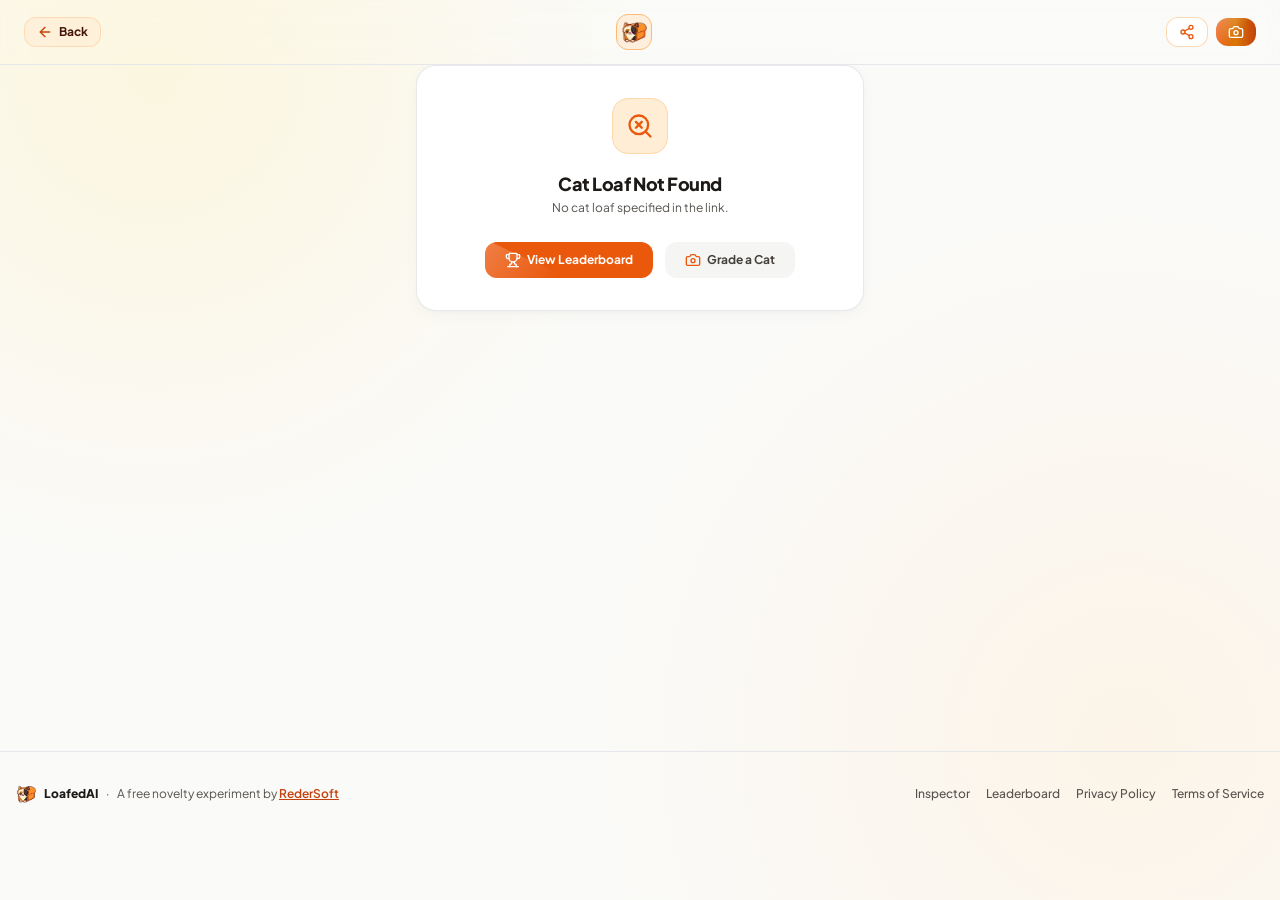
<file: static/loaf.html>
<!DOCTYPE html>
<html lang="en">
<head>
  <meta charset="UTF-8">
  <meta name="viewport" content="width=device-width, initial-scale=1.0, viewport-fit=cover">
  <meta name="theme-color" content="#fff8ee">
  <meta name="mobile-web-app-capable" content="yes">
  <meta name="apple-mobile-web-app-capable" content="yes">
  <meta name="apple-mobile-web-app-status-bar-style" content="default">

  <title>Cat Loaf Scorecard — LoafedAI</title>
  <meta name="description" content="View the certified cat loaf posture inspection, aerodynamic drag telemetry, and 4-pillar scores audited by Loafed AI computer vision.">
  <link rel="canonical" href="https://loafed.redersoft.com/loaf">
  <link rel="manifest" href="/static/manifest.webmanifest">
  <link rel="icon" type="image/png" sizes="32x32" href="/static/icon-192.png">
  <link rel="icon" type="image/png" sizes="192x192" href="/static/icon-192.png">
  <link rel="icon" type="image/png" sizes="512x512" href="/static/icon-512.png">
  <link rel="apple-touch-icon" sizes="180x180" href="/static/apple-touch-icon.png">

  <!-- Open Graph / Social Sharing -->
  <meta property="og:type" content="website">
  <meta id="ogUrl" property="og:url" content="https://loafed.redersoft.com/loaf">
  <meta id="ogTitle" property="og:title" content="Certified Cat Loaf Inspection Scorecard — LoafedAI">
  <meta id="ogDescription" property="og:description" content="Certified feline loaf audit results, aerodynamic drag analysis, and official posture score breakdown.">
  <meta id="ogImage" property="og:image" content="https://loafed.redersoft.com/static/logo.png">
  <meta property="og:site_name" content="LoafedAI">

  <!-- Twitter Cards -->
  <meta name="twitter:card" content="summary_large_image">
  <meta id="twitterUrl" name="twitter:url" content="https://loafed.redersoft.com/loaf">
  <meta id="twitterTitle" name="twitter:title" content="Certified Cat Loaf Inspection Scorecard — LoafedAI">
  <meta id="twitterDescription" name="twitter:description" content="Certified feline loaf audit results, aerodynamic drag analysis, and official posture score breakdown.">
  <meta id="twitterImage" name="twitter:image" content="https://loafed.redersoft.com/static/logo.png">

  <!-- Google Fonts Preconnect & Optimized Async Loading -->
  <link rel="preconnect" href="https://fonts.googleapis.com">
  <link rel="preconnect" href="https://fonts.gstatic.com" crossorigin>
  <link rel="preload" as="style" href="https://fonts.googleapis.com/css2?family=Playfair+Display:ital,wght@0,600;0,700;0,800;1,600&family=Plus+Jakarta+Sans:wght@400;500;600;700;800&display=swap">
  <link rel="stylesheet" href="https://fonts.googleapis.com/css2?family=Playfair+Display:ital,wght@0,600;0,700;0,800;1,600&family=Plus+Jakarta+Sans:wght@400;500;600;700;800&display=swap" media="print" data-async-fonts>
  <noscript><link rel="stylesheet" href="https://fonts.googleapis.com/css2?family=Playfair+Display:ital,wght@0,600;0,700;0,800;1,600&family=Plus+Jakarta+Sans:wght@400;500;600;700;800&display=swap"></noscript>

  <!-- Preload Critical Header Mascot Asset -->
  <link rel="preload" as="image" href="/static/logo.webp" type="image/webp" fetchpriority="high">

  <!-- Core Styles -->
  <link rel="stylesheet" href="/static/tailwind.min.css">
  <link rel="stylesheet" href="/static/style.min.css?v=20261005a">

  <!-- Structured Data (JSON-LD) for Search Engines -->
  <script type="application/ld+json">
  {
    "@context": "https://schema.org",
    "@type": "ItemPage",
    "name": "Official Cat Loaf Scorecard",
    "url": "https://loafed.redersoft.com/loaf",
    "description": "Certified cat loaf posture audit, aerodynamic drag coefficient telemetry, and official score breakdown.",
    "breadcrumb": {
      "@type": "BreadcrumbList",
      "itemListElement": [
        {
          "@type": "ListItem",
          "position": 1,
          "name": "Home",
          "item": "https://loafed.redersoft.com/"
        },
        {
          "@type": "ListItem",
          "position": 2,
          "name": "Leaderboard",
          "item": "https://loafed.redersoft.com/leaderboard"
        },
        {
          "@type": "ListItem",
          "position": 3,
          "name": "Scorecard",
          "item": "https://loafed.redersoft.com/loaf"
        }
      ]
    }
  }
  </script>

  <!-- Self-Hosted Lucide Icons -->
  <script src="/static/lucide.min.js" defer></script>
  <script src="/static/site-bootstrap.js?v=20261008d" defer></script>
</head>
<body class="text-stone-800 antialiased selection:bg-orange-200 selection:text-orange-900 pb-16 min-h-screen flex flex-col">

  <!-- Sticky Top Navigation Header -->
  <header class="border-b border-stone-200/90 bg-[#fafaf8]/95 backdrop-blur-md sticky top-0 z-40 shadow-xs shadow-orange-500/5">
    <div class="max-w-4xl mx-auto px-3 sm:px-6 h-16 flex items-center justify-between gap-2">
      <!-- Left: Back to Leaderboard -->
      <a href="/leaderboard" id="backToLeaderboardBtn" class="min-h-[40px] px-3 py-1.5 rounded-xl bg-orange-100/70 hover:bg-orange-200/80 text-orange-950 font-bold text-xs flex items-center gap-1.5 transition-all active:scale-95 border border-orange-200/80 shrink-0" aria-label="Return to leaderboard">
        <i data-lucide="arrow-left" class="w-4 h-4 text-orange-700"></i>
        <span class="hidden xs:inline">Leaderboard</span>
        <span class="xs:hidden">Back</span>
      </a>

      <!-- Center: Mascot Brand -->
      <a href="/" class="flex items-center gap-2 group min-w-0" aria-label="Loafed AI Home">
        <div class="w-9 h-9 rounded-xl bg-orange-100/80 border border-orange-300 flex items-center justify-center text-orange-700 shadow-xs p-1 transition-transform group-hover:scale-105 shrink-0">
          <picture>
            <source srcset="/static/logo.webp" type="image/webp">
            <img src="/static/logo.png" alt="Loafed AI Mascot" width="32" height="32" class="w-7 h-7 object-contain">
          </picture>
        </div>
        <div class="hidden sm:flex flex-col text-left">
          <span class="font-black text-base text-stone-900 tracking-tight leading-none group-hover:text-orange-600 transition-colors">LoafedAI</span>
          <span class="text-[10px] font-bold text-orange-900/70 tracking-widest uppercase mt-0.5">Certified Dossier</span>
        </div>
      </a>

      <!-- Right: Action Buttons (Share & Grade Cat) -->
      <div class="flex items-center gap-2 shrink-0">
        <button id="headerShareBtn" type="button" class="min-h-[40px] px-3 sm:px-3.5 py-1.5 rounded-xl bg-white hover:bg-orange-50 text-stone-700 hover:text-orange-900 font-bold text-xs border border-orange-200/90 shadow-2xs flex items-center gap-1.5 transition-all active:scale-95" aria-label="Share this cat loaf scorecard" title="Share Scorecard">
          <i data-lucide="share-2" class="w-4 h-4 text-orange-600"></i>
          <span class="hidden sm:inline">Share</span>
        </button>

        <a href="/#inspectorBay" class="min-h-[40px] px-3 sm:px-4 py-1.5 rounded-xl bg-gradient-to-r from-orange-600 via-amber-600 to-orange-700 hover:from-orange-700 hover:to-amber-700 text-white font-bold text-xs shadow-xs flex items-center gap-1.5 transition-all active:scale-95 shimmer-btn btn-tactile" aria-label="Grade your cat loaf">
          <i data-lucide="camera" class="w-4 h-4"></i>
          <span class="hidden xs:inline">Grade Cat</span>
        </a>
      </div>
    </div>

    <!-- Sleek Animated Gradient Loading Bar across Header Bottom -->
    <div id="loafTopProgress" class="absolute bottom-0 left-0 right-0 h-1 overflow-hidden bg-orange-100/70 hidden">
      <div class="loaf-loading-bar-sweep h-full bg-gradient-to-r from-orange-500 via-amber-400 to-orange-600 shadow-xs"></div>
    </div>
  </header>

  <!-- Main Standalone Scorecard Container -->
  <main class="flex-1 max-w-3xl w-full mx-auto px-3 sm:px-6 pt-5 pb-12">

    <!-- Loading Shimmer State Skeleton -->
    <div id="loafLoadingState" class="space-y-5">
      <div class="text-center py-6">
        <div class="loaf-loader-wrap">
          <!-- Silky SVG Radial Track Spinner (Zero wobble, 100% round) -->
          <svg class="loaf-loader-ring" viewBox="0 0 64 64" fill="none" aria-hidden="true">
            <circle cx="32" cy="32" r="27" stroke="#fed7aa" stroke-width="3.5" stroke-linecap="round" opacity="0.6"/>
            <circle cx="32" cy="32" r="27" stroke="url(#loafSpinnerGrad)" stroke-width="3.5" stroke-linecap="round" stroke-dasharray="68 170"/>
            <defs>
              <linearGradient id="loafSpinnerGrad" x1="0%" y1="0%" x2="100%" y2="100%">
                <stop offset="0%" stop-color="#ea580c"/>
                <stop offset="100%" stop-color="#f59e0b"/>
              </linearGradient>
            </defs>
          </svg>

          <!-- Floating Steam Wisps -->
          <div class="loaf-steam-container" aria-hidden="true">
            <div class="loaf-steam-wisp wisp-1"></div>
            <div class="loaf-steam-wisp wisp-2"></div>
            <div class="loaf-steam-wisp wisp-3"></div>
          </div>

          <!-- Gentle Rising Dough Cat Mascot -->
          <div class="loaf-mascot-center" aria-hidden="true">
            <svg class="w-6 h-6" viewBox="0 0 32 32" fill="none" xmlns="http://www.w3.org/2000/svg">
              <!-- Golden Brioche Base -->
              <path d="M6 20.5C4.5 19.5 4 16.5 5 13.5C6.5 9.5 11 7 17 7C23 7 27 9.5 27.5 13.5C28 17.5 25.5 20.5 22 21C18 21.5 10 21.5 6 20.5Z" fill="#EA580C"/>
              <!-- Warm Toasted Bread Dome -->
              <path d="M6.5 19C5.5 17.5 5.5 14.5 7 12C9.5 9 14 8.5 18 9C23 9.5 26 11.5 26.5 15C27 18 24.5 20 21 20.5C17.5 21 10 21 6.5 19Z" fill="#F59E0B"/>
              <!-- Bread Crust Highlights -->
              <path d="M9 13.5C12 11 17 11 22 12C24.5 12.5 25.5 14 25.5 15.5C24.5 14.5 23 13.5 21 13C17 12 12 12 9 13.5Z" fill="#FEF3C7" fill-opacity="0.85"/>
              <!-- Cute Triangular Cat Ears -->
              <path d="M8 12L6.5 6.5L12 8.5Z" fill="#EA580C"/>
              <path d="M8 11.2L7 7.5L11 9Z" fill="#FED7AA"/>
              <path d="M15 8.5L18.5 5.5L19.5 9Z" fill="#EA580C"/>
              <path d="M15.8 8.3L18.2 6.5L19 8.7Z" fill="#FED7AA"/>
              <!-- Happy Sleeping Closed Eyes -->
              <path d="M8.5 15C9.2 16 10.8 16 11.5 15" stroke="#78350F" stroke-width="1.3" stroke-linecap="round"/>
              <path d="M13.5 15C14.2 16 15.8 16 16.5 15" stroke="#78350F" stroke-width="1.3" stroke-linecap="round"/>
              <!-- Tiny Amber Nose -->
              <circle cx="12.5" cy="17" r="0.8" fill="#C2410C"/>
            </svg>
          </div>
        </div>

        <div class="inline-flex items-center gap-1.5 px-3 py-1 rounded-full bg-orange-100/90 text-orange-950 text-xs font-bold mb-1.5 border border-orange-300 shadow-2xs">
          <i data-lucide="flame" class="w-3.5 h-3.5 text-orange-600 animate-pulse"></i>
          <span>Inspecting Loaf</span>
        </div>
        <h2 class="text-base font-black text-stone-900 tracking-tight">Loading Loaf Scorecard...</h2>
        <p class="text-xs text-stone-600 mt-0.5">Auditing paw concealment, tail wrap &amp; dorsal symmetry</p>

        <!-- Molten Shimmer Loading Progress Sweep Bar -->
        <div class="w-44 h-1.5 bg-orange-100 rounded-full overflow-hidden mx-auto mt-3 border border-orange-200/80 relative">
          <div class="loaf-loading-bar-sweep bg-gradient-to-r from-orange-500 via-amber-400 to-orange-500"></div>
        </div>
      </div>

      <!-- Shimmer Scorecard Skeleton -->
      <div class="bakery-card p-5 sm:p-7 bg-white border border-orange-200/90 shadow-sm space-y-5 animate-pulse">
        <div class="flex items-start justify-between gap-4 pb-4 border-b border-orange-100">
          <div class="space-y-2 flex-1">
            <div class="h-4 w-32 bg-orange-100 rounded-full"></div>
            <div class="h-8 w-56 bg-orange-200/70 rounded-xl"></div>
            <div class="h-3.5 w-40 bg-stone-100 rounded-full"></div>
          </div>
          <div class="w-20 h-10 bg-orange-100 rounded-xl shrink-0"></div>
        </div>

        <div class="grid grid-cols-1 sm:grid-cols-12 gap-5 p-4 rounded-2xl bg-orange-50/50 border border-orange-100">
          <div class="sm:col-span-5">
            <div class="aspect-square w-full rounded-2xl bg-orange-100/70"></div>
          </div>
          <div class="sm:col-span-7 space-y-3">
            <div class="h-5 w-48 bg-orange-200/70 rounded-md"></div>
            <div class="h-16 w-full bg-white rounded-xl border border-orange-100"></div>
            <div class="h-8 w-36 bg-orange-100/60 rounded-lg"></div>
          </div>
        </div>

        <div class="grid grid-cols-1 sm:grid-cols-2 gap-3 pt-2">
          <div class="h-24 bg-orange-50/40 rounded-xl border border-orange-100"></div>
          <div class="h-24 bg-orange-50/40 rounded-xl border border-orange-100"></div>
          <div class="h-24 bg-orange-50/40 rounded-xl border border-orange-100"></div>
          <div class="h-24 bg-orange-50/40 rounded-xl border border-orange-100"></div>
        </div>
      </div>
    </div>

    <!-- Error / Not Found State -->
    <div id="loafErrorState" class="hidden py-16 text-center">
      <div class="bakery-card max-w-md mx-auto p-8 bg-white border border-orange-200 shadow-md">
        <div class="w-14 h-14 rounded-2xl bg-orange-100 border border-orange-200 text-orange-600 flex items-center justify-center mx-auto mb-4 shadow-2xs">
          <i data-lucide="search-x" class="w-7 h-7"></i>
        </div>
        <h2 class="text-lg font-black text-stone-900 tracking-tight">Cat Loaf Not Found</h2>
        <p id="loafErrorMessage" class="text-xs text-stone-600 mt-2 leading-relaxed">
          The requested loaf evaluation may have been removed or does not exist in our certified registry.
        </p>
        <div class="pt-6 flex flex-col sm:flex-row items-center justify-center gap-3">
          <a href="/leaderboard" class="w-full sm:w-auto min-h-[42px] px-5 py-2.5 rounded-xl bg-orange-600 hover:bg-orange-700 text-white font-bold text-xs shadow-xs transition-all active:scale-95 flex items-center justify-center gap-1.5 shimmer-btn btn-tactile">
            <i data-lucide="trophy" class="w-4 h-4"></i>
            <span>View Leaderboard</span>
          </a>
          <a href="/" class="w-full sm:w-auto min-h-[42px] px-5 py-2.5 rounded-xl bg-stone-100 hover:bg-stone-200 text-stone-700 font-bold text-xs transition-colors flex items-center justify-center gap-1.5">
            <i data-lucide="camera" class="w-4 h-4 text-orange-600"></i>
            <span>Grade a Cat</span>
          </a>
        </div>
      </div>
    </div>

    <!-- Loaded Standalone Scorecard Content -->
    <div id="loafContent" class="hidden space-y-6">

      <!-- Breadcrumbs & Quick Rank -->
      <div class="flex items-center justify-between text-xs text-stone-600 pb-1">
        <nav aria-label="Breadcrumb" class="flex items-center gap-1.5">
          <a href="/leaderboard" class="hover:text-orange-700 transition-colors font-medium">Leaderboard</a>
          <span>/</span>
          <span id="loafBreadcrumbCat" class="font-bold text-stone-800">Cat Name</span>
        </nav>
        <span class="inline-flex items-center gap-1 text-[11px] text-emerald-700 font-bold bg-emerald-50 px-2 py-0.5 rounded-full border border-emerald-200">
          <i data-lucide="check-circle-2" class="w-3 h-3 text-emerald-600"></i>
          <span>Certified Authentic Loaf</span>
        </span>
      </div>

      <!-- Main Inspection Card -->
      <div class="bakery-card p-4 sm:p-7 bg-white border border-orange-200/90 shadow-sm space-y-6 relative overflow-hidden">

        <!-- Header Row: Verification ID, Cat Name, Baker, Score Stamp -->
        <div class="flex items-start justify-between gap-4 pb-4 border-b border-orange-100">
          <div>
            <div class="flex items-center gap-2 flex-wrap mb-1.5">
              <span class="inline-flex items-center gap-1 px-2.5 py-0.5 rounded-full bg-orange-100 text-orange-950 font-black text-[10px] border border-orange-300 shadow-2xs">
                <i data-lucide="award" class="w-3 h-3 text-orange-600"></i>
                <span id="loafVerificationId">LF-2026-VERIFIED</span>
              </span>
              <span id="loafDate" class="text-[11px] text-stone-600 font-semibold">Certified Oct 2026</span>
            </div>
            <h1 id="loafCatName" class="text-2xl sm:text-3xl font-black text-stone-900 tracking-tight leading-tight">Cat Name</h1>
            <p class="text-xs text-stone-600 mt-1">
              Baked &amp; Entered by <span id="loafBakerName" class="font-bold text-stone-900">Baker Name</span>
            </p>
          </div>

          <!-- Rubber Stamp Score Pill -->
          <div class="shrink-0 flex flex-col items-end">
            <span id="loafScoreStamp" class="stamp text-base sm:text-lg font-black text-orange-700 bg-orange-50/50 border-orange-700 shadow-xs">98 A+</span>
          </div>
        </div>

        <!-- Hero: Multi-Angle Cat Portrait & Chief Inspector Critique -->
        <div class="grid grid-cols-1 sm:grid-cols-12 gap-5 items-start bg-orange-50/40 p-3.5 sm:p-5 rounded-2xl border border-orange-200/80">
          
          <!-- Photo Container & Angle Buttons -->
          <div class="sm:col-span-5 flex flex-col gap-2.5">
            <div id="loafPhotoContainer" class="relative rounded-2xl overflow-hidden border border-orange-200/90 bg-white shadow-2xs aspect-square group cursor-pointer" title="Click or tap to enlarge photo">
              <img id="loafPhoto" src="/static/logo.webp" alt="Audited Cat Loaf Portrait" width="600" height="600" class="w-full h-full object-cover group-hover:scale-105 transition-transform duration-300 ortho-photo-img">
              <div class="absolute bottom-2.5 right-2.5 px-2.5 py-1 rounded-lg bg-stone-950/70 text-white text-[10px] font-bold flex items-center gap-1 backdrop-blur-xs shadow-xs opacity-90 group-hover:opacity-100 transition-opacity">
                <i data-lucide="zoom-in" class="w-3.5 h-3.5"></i>
                <span>Enlarge</span>
              </div>
            </div>

            <!-- Angles Selector Strip (Active when multiple photos exist) -->
            <div id="loafAnglesStrip" class="hidden flex flex-col gap-1.5 p-2 bg-white/95 rounded-xl border border-orange-200/80 shadow-2xs">
              <div class="flex items-center justify-between px-0.5">
                <span class="text-xs font-bold text-stone-800 flex items-center gap-1">
                  <i data-lucide="camera" class="w-3 h-3 text-orange-600"></i>
                  <span>Audited Angles</span>
                </span>
                <span class="text-[10px] text-stone-600 font-semibold">Tap to inspect</span>
              </div>
              <div id="loafAnglesButtons" class="flex items-center gap-1.5 overflow-x-auto py-0.5 scrollbar-thin">
                <!-- Dynamically populated buttons -->
              </div>
            </div>
          </div>

          <!-- Loaf Rank, Bread Classification, & Critique -->
          <div class="sm:col-span-7 flex flex-col justify-between h-full space-y-3.5">
            <div>
              <div class="inline-flex items-center gap-1.5 px-3 py-1 rounded-lg bg-white border border-orange-200 text-orange-950 font-black text-xs shadow-2xs mb-2">
                <i data-lucide="crown" class="w-3.5 h-3.5 text-amber-500"></i>
                <span id="loafRank">Grandmaster Artisan Loaf</span>
              </div>

              <div class="text-xs font-bold text-stone-600 mb-2.5">
                Classification: <span id="loafBread" class="text-orange-900 font-black text-xs sm:text-sm">Double-Toasted Golden Brioche</span>
              </div>

              <!-- Chief Auditor Field Notes -->
              <div class="p-3.5 bg-white/95 rounded-xl border border-orange-200/80 shadow-2xs">
                <div class="flex items-center gap-1.5 text-xs font-bold text-stone-800 mb-1.5">
                  <i data-lucide="scroll" class="w-3.5 h-3.5 text-orange-600"></i>
                  <span>Chief Auditor Field Notes</span>
                </div>
                <p id="loafCritique" class="auditor-field-notes">
                  Cat demonstrates exemplary perimeter compacting and bilateral dough symmetry.
                </p>
              </div>
            </div>

            <!-- Kinematic Telemetry Badges (Drag HUD) -->
            <div class="flex items-center gap-2 flex-wrap text-xs pt-1">
              <span id="loafDragBadge" class="inline-flex items-center gap-1.5 px-2.5 py-1.5 rounded-lg bg-white border border-stone-200 text-stone-700 font-semibold shadow-2xs">
                <i data-lucide="wind" class="w-3.5 h-3.5 text-orange-600"></i>
                <span>Drag: <strong id="loafDragVal" class="text-stone-900 font-mono">0.03</strong> Cd</span>
              </span>
              <span id="loafOarBadge" class="inline-flex items-center gap-1.5 px-2.5 py-1.5 rounded-lg bg-white border border-stone-200 text-stone-700 font-semibold shadow-2xs">
                <i data-lucide="compass" class="w-3.5 h-3.5 text-orange-600"></i>
                <span id="loafOarText">Flush Perimeter</span>
              </span>
              <span id="loafAngleBonusBadge" class="hidden inline-flex items-center gap-1.5 px-2.5 py-1.5 rounded-lg bg-amber-50 border border-amber-200 text-amber-900 font-semibold shadow-2xs">
                <i data-lucide="sparkles" class="w-3.5 h-3.5 text-amber-600"></i>
                <span id="loafAngleBonusText">+5 Multi-Angle Bonus</span>
              </span>
            </div>
          </div>
        </div>

        <!-- 4-Pillars Kinematic Telemetry Breakdown -->
        <div class="space-y-3">
          <div class="flex items-center justify-between pb-1">
            <div class="flex items-center gap-2">
              <i data-lucide="binary" class="w-4 h-4 text-orange-600"></i>
              <h2 class="text-xs font-bold text-stone-900">Score breakdown</h2>
            </div>
            <span class="text-xs text-stone-700 font-semibold">100-Point Bakery Audit</span>
          </div>

          <div class="grid grid-cols-1 sm:grid-cols-2 gap-3">
            <!-- 1. Paw Tuck Concealment -->
            <div class="p-3.5 rounded-xl bg-white border border-orange-200/90 shadow-2xs flex flex-col justify-between space-y-2">
              <div class="flex items-center justify-between">
                <span class="text-xs font-extrabold text-stone-800 flex items-center gap-1.5">
                  <i data-lucide="footprints" class="w-3.5 h-3.5 text-orange-600"></i>
                  <span>Paw Tuck Concealment</span>
                </span>
                <span id="loafPawScore" class="text-xs font-black text-orange-700 font-mono">25/25</span>
              </div>
              <!-- Progress Bar -->
              <div class="w-full bg-orange-100/70 h-2 rounded-full overflow-hidden">
                <div id="loafPawBar" class="h-full bg-gradient-to-r from-orange-500 to-amber-500 rounded-full transition-all duration-500" style="width: 100%;"></div>
              </div>
              <p id="loafPawStatus" class="text-[11px] font-bold text-orange-950">100% Peet Stealth</p>
              <p id="loafPawCritique" class="text-xs text-stone-700 leading-relaxed font-medium">No visible paws detected under carriage perimeter.</p>
            </div>

            <!-- 2. Tail Tuck & Flank Wrap -->
            <div class="p-3.5 rounded-xl bg-white border border-orange-200/90 shadow-2xs flex flex-col justify-between space-y-2">
              <div class="flex items-center justify-between">
                <span class="text-xs font-extrabold text-stone-800 flex items-center gap-1.5">
                  <i data-lucide="sparkle" class="w-3.5 h-3.5 text-orange-600"></i>
                  <span>Tail Tuck &amp; Flank Wrap</span>
                </span>
                <span id="loafTailScore" class="text-xs font-black text-orange-700 font-mono">24/25</span>
              </div>
              <!-- Progress Bar -->
              <div class="w-full bg-orange-100/70 h-2 rounded-full overflow-hidden">
                <div id="loafTailBar" class="h-full bg-gradient-to-r from-orange-500 to-amber-500 rounded-full transition-all duration-500" style="width: 96%;"></div>
              </div>
              <p id="loafTailStatus" class="text-[11px] font-bold text-orange-950">Zero Drag Flank Wrap</p>
              <p id="loafTailCritique" class="text-xs text-stone-700 leading-relaxed font-medium">Tail flush along haunch line minimizing drag.</p>
            </div>

            <!-- 3. Elbow Form & Compactness -->
            <div class="p-3.5 rounded-xl bg-white border border-orange-200/90 shadow-2xs flex flex-col justify-between space-y-2">
              <div class="flex items-center justify-between">
                <span class="text-xs font-extrabold text-stone-800 flex items-center gap-1.5">
                  <i data-lucide="shield" class="w-3.5 h-3.5 text-orange-600"></i>
                  <span>Elbow Form &amp; Compactness</span>
                </span>
                <span id="loafElbowScore" class="text-xs font-black text-orange-700 font-mono">24/25</span>
              </div>
              <!-- Progress Bar -->
              <div class="w-full bg-orange-100/70 h-2 rounded-full overflow-hidden">
                <div id="loafElbowBar" class="h-full bg-gradient-to-r from-orange-500 to-amber-500 rounded-full transition-all duration-500" style="width: 96%;"></div>
              </div>
              <p id="loafElbowStatus" class="text-[11px] font-bold text-orange-950">Tight Dough Fold</p>
              <p id="loafElbowCritique" class="text-xs text-stone-700 leading-relaxed font-medium">No flare or chicken-wing protrusion.</p>
            </div>

            <!-- 4. Crust Symmetry & Toast -->
            <div class="p-3.5 rounded-xl bg-white border border-orange-200/90 shadow-2xs flex flex-col justify-between space-y-2">
              <div class="flex items-center justify-between">
                <span class="text-xs font-extrabold text-stone-800 flex items-center gap-1.5">
                  <i data-lucide="sun" class="w-3.5 h-3.5 text-orange-600"></i>
                  <span>Crust Symmetry &amp; Toast</span>
                </span>
                <span id="loafCrustScore" class="text-xs font-black text-orange-700 font-mono">25/25</span>
              </div>
              <!-- Progress Bar -->
              <div class="w-full bg-orange-100/70 h-2 rounded-full overflow-hidden">
                <div id="loafCrustBar" class="h-full bg-gradient-to-r from-orange-500 to-amber-500 rounded-full transition-all duration-500" style="width: 100%;"></div>
              </div>
              <p id="loafCrustStatus" class="text-[11px] font-bold text-orange-950">Bilateral Boule Symmetry</p>
              <p id="loafCrustCritique" class="text-xs text-stone-700 leading-relaxed font-medium">Even golden bake across dorsal coat spine.</p>
            </div>
          </div>
        </div>

        <!-- Awarded Honor Badges & Demerits -->
        <div class="p-4 bg-orange-50/50 rounded-2xl border border-orange-200/80 space-y-2">
          <div class="text-[11px] font-black uppercase tracking-wider text-orange-950 flex items-center gap-1.5">
            <i data-lucide="badge-check" class="w-4 h-4 text-orange-600"></i>
            <span>Honor badges and notes</span>
          </div>
          <div id="loafBadgesList" class="flex flex-wrap gap-2 pt-1">
            <!-- Dynamic Badges -->
          </div>
        </div>

        <!-- Fun Baker Tips for This Cat -->
        <div id="loafTipsContainer" class="hidden p-4 bg-amber-50/50 rounded-2xl border border-amber-200/80 space-y-2">
          <div class="text-[11px] font-black uppercase tracking-wider text-amber-950 flex items-center gap-1.5">
            <i data-lucide="lightbulb" class="w-4 h-4 text-amber-600"></i>
            <span>Posture recommendations</span>
          </div>
          <ul id="loafTipsList" class="space-y-1.5 text-xs text-amber-900/90 leading-relaxed list-disc list-inside">
            <!-- Dynamic Tips -->
          </ul>
        </div>

        <!-- Official Archival Certificate Download Section -->
        <div class="p-4 sm:p-5 rounded-2xl bg-gradient-to-r from-amber-50 via-orange-50 to-amber-50 border border-amber-300 shadow-2xs flex flex-col sm:flex-row items-center justify-between gap-4">
          <div class="flex items-center gap-3 w-full sm:w-auto">
            <div class="w-12 h-12 rounded-2xl bg-amber-500/15 border border-amber-300 text-amber-800 flex items-center justify-center shrink-0 shadow-2xs">
              <i data-lucide="award" class="w-6 h-6"></i>
            </div>
            <div>
              <div class="flex items-center gap-2 flex-wrap">
                <span class="text-sm font-black text-amber-950">Official Certificate of Loaf Posture</span>
                <span id="loafCertOwnershipTag" class="px-2 py-0.5 rounded text-[10px] font-black uppercase bg-amber-200/90 text-amber-900 border border-amber-300">Archival 1200x800</span>
              </div>
              <p class="text-xs text-amber-900/80 mt-0.5">
                Archival high-resolution certification document suitable for printing and framing on your fridge!
              </p>
            </div>
          </div>
          
          <button id="downloadCertBtn" type="button" class="loaf-cert-download-btn w-full sm:w-auto min-h-[44px] px-5 py-2.5 rounded-xl text-white font-bold text-xs shadow-sm flex items-center justify-center gap-2 shrink-0 transition-all active:scale-95 shimmer-btn btn-tactile cursor-pointer" aria-label="Download Official Certificate" title="Download High-Resolution Certificate">
            <i data-lucide="download" class="w-4 h-4"></i>
            <span>Download Certificate</span>
          </button>
        </div>

        <!-- Shareable Link & Social Action Bar -->
        <div class="pt-2 border-t border-orange-100 flex flex-col sm:flex-row items-center justify-between gap-3">
          <div class="flex items-center gap-2 w-full sm:w-auto flex-1">
            <input type="text" id="loafShareUrlInput" readonly class="w-full px-3 py-2 rounded-xl bg-stone-100 border border-stone-200 text-xs font-mono text-stone-600 select-all outline-none" aria-label="Shareable scorecard link" title="Share URL">
            <button id="copyShareUrlBtn" type="button" class="min-h-[40px] px-3.5 py-2 rounded-xl bg-orange-100 hover:bg-orange-200 text-orange-950 font-bold text-xs flex items-center gap-1.5 shrink-0 transition-colors btn-tactile cursor-pointer" aria-label="Copy shareable link" title="Copy shareable link to clipboard">
              <i data-lucide="copy" class="w-4 h-4 text-orange-700"></i>
              <span>Copy Link</span>
            </button>
          </div>

          <div class="flex items-center gap-2 w-full sm:w-auto shrink-0 justify-end">
            <button id="loafNativeShareBtn" type="button" class="min-h-[40px] px-4 py-2 rounded-xl bg-gradient-to-r from-orange-600 via-amber-600 to-orange-700 hover:from-orange-700 hover:to-amber-700 text-white font-bold text-xs shadow-xs flex items-center gap-1.5 transition-all active:scale-95 shimmer-btn btn-tactile cursor-pointer">
              <i data-lucide="share-2" class="w-4 h-4"></i>
              <span>Share Loaf</span>
            </button>
            <a href="/" class="min-h-[40px] px-3.5 py-2 rounded-xl bg-stone-100 hover:bg-stone-200 text-stone-700 font-bold text-xs flex items-center gap-1.5 transition-colors">
              <i data-lucide="camera" class="w-4 h-4 text-orange-700"></i>
              <span>Grade Your Cat</span>
            </a>
          </div>
        </div>

      </div>

      <!-- Call to Action Banner -->
      <div class="rounded-3xl bg-[#c2410c] p-6 sm:p-8 text-white shadow-md flex flex-col sm:flex-row items-center justify-between gap-6 text-center sm:text-left">
        <div class="space-y-1.5 max-w-xl">
          <h3 class="text-xl sm:text-2xl font-black">Think your cat can out-loaf this champion?</h3>
          <p class="text-xs sm:text-sm text-orange-100 leading-relaxed">
            Upload 1 to 5 photos of your cat to receive an official multi-angle posture inspection from our AI bakery auditor and challenge this score.
          </p>
        </div>
        <a href="/#inspectorBay" class="min-h-[48px] px-6 py-3 rounded-xl bg-white text-orange-800 hover:bg-orange-50 font-bold text-xs sm:text-sm shadow-md transition-all shrink-0 active:scale-95 inline-flex items-center justify-center gap-2 shimmer-btn btn-tactile" aria-label="Grade Your Cat Loaf">
          <i data-lucide="camera" class="w-4 h-4 text-orange-600"></i>
          <span>Grade Your Cat Loaf</span>
        </a>
      </div>

    </div>

  </main>

  <!-- Footer -->
  <footer class="mt-auto border-t border-stone-200/80 bg-[#fafaf8]/95 py-8 text-center text-xs text-stone-600">
    <div class="max-w-4xl mx-auto px-4 flex flex-col sm:flex-row items-center justify-between gap-4">
      <div class="flex items-center gap-2">
        <picture>
          <source srcset="/static/logo.webp" type="image/webp">
          <img src="/static/logo.png" alt="Loafed AI Logo" width="20" height="20" class="w-5 h-5 object-contain">
        </picture>
        <span class="font-black text-stone-900">LoafedAI</span> <span>·</span>
        <span>A free novelty experiment by <a href="https://redersoft.com" target="_blank" rel="noopener noreferrer" class="text-orange-700 font-semibold underline">RederSoft</a></span>
      </div>
      <div class="flex items-center gap-4 text-stone-600 font-medium">
        <a href="/" class="hover:text-stone-900 transition-colors">Inspector</a>
        <a href="/leaderboard" class="hover:text-stone-900 transition-colors">Leaderboard</a>
        <a href="/privacy.html" class="hover:text-stone-900 transition-colors">Privacy Policy</a>
        <a href="/terms.html" class="hover:text-stone-900 transition-colors">Terms of Service</a>
      </div>
    </div>
  </footer>

  <!-- Photo Lightbox Modal -->
  <div id="photoLightboxModal" class="hidden fixed inset-0 z-50 bg-stone-950/80 backdrop-blur-sm flex items-center justify-center p-4">
    <div class="max-w-xl w-full p-4 relative bg-white rounded-2xl border border-stone-300 shadow-2xl flex flex-col">
      <div class="flex items-center justify-between pb-2 mb-2 border-b border-stone-200">
        <h3 id="lightboxCatName" class="text-sm font-black text-stone-900">Cat Portrait</h3>
        <button id="closeLightboxBtn" class="w-8 h-8 rounded-full bg-stone-100 hover:bg-rose-50 hover:border-red-200 hover:text-red-600 border border-stone-200 text-stone-700 flex items-center justify-center transition-all cursor-pointer" aria-label="Close photo">
          <i data-lucide="x" class="w-4 h-4"></i>
        </button>
      </div>
      <div class="flex items-center justify-center bg-stone-100 rounded-xl overflow-hidden max-h-[70vh]">
        <img id="lightboxImage" src="/static/logo.webp" alt="Enlarged Loaf Photo" class="max-w-full max-h-[70vh] object-contain">
      </div>
    </div>
  </div>

  <!-- Toast Notification Container -->
  <div id="toastContainer" class="fixed bottom-5 right-5 z-50 flex flex-col gap-2.5 max-w-sm w-full pointer-events-none px-4 sm:px-0"></div>

  <!-- Hidden Canvas for Certificate Generation (1200 x 800 Archival Resolution) -->
  <canvas id="certificateCanvas" class="hidden" width="1200" height="800"></canvas>

  <script src="/static/loaf.js?v=20261008a" defer></script>
</body>
</html>
</file>
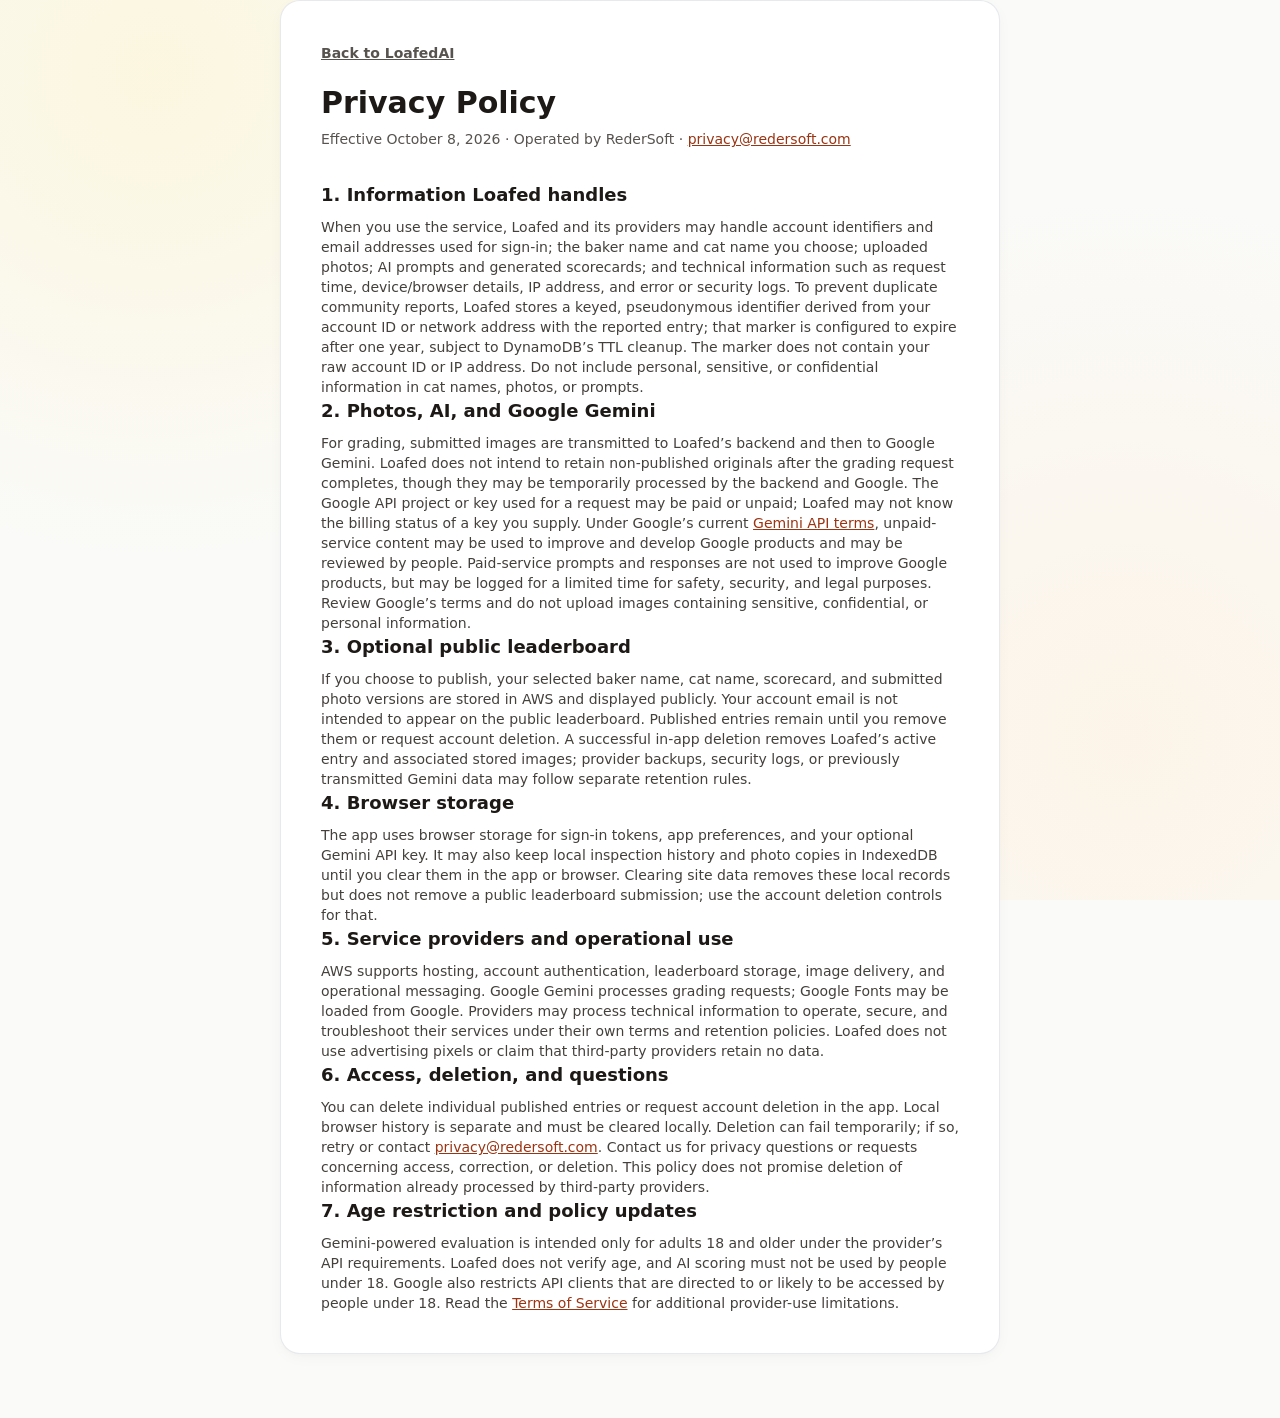
<file: static/privacy.html>
<!doctype html>
<html lang="en">
<head>
  <meta charset="utf-8">
  <meta name="viewport" content="width=device-width, initial-scale=1">
  <meta name="robots" content="index,follow">
  <meta name="description" content="Learn how Loafed AI handles account information, cat photos, Gemini processing, browser storage, and deletion requests.">
  <link rel="canonical" href="https://loafed.redersoft.com/privacy.html">
  <title>Privacy Policy — LoafedAI</title>
  <link rel="stylesheet" href="/static/tailwind.min.css">
  <link rel="stylesheet" href="/static/style.min.css?v=20261008b">
</head>
<body class="bg-[#fafaf8] text-stone-800 antialiased">
  <main class="max-w-3xl mx-auto my-8 sm:my-14 px-4 sm:px-6">
    <article class="bakery-card bg-white p-6 sm:p-10 border border-stone-200/90 shadow-sm rounded-2xl">
      <a href="/" class="text-sm text-stone-600 hover:text-stone-900 underline font-semibold">Back to LoafedAI</a>
      <h1 class="text-3xl sm:text-4xl font-black text-stone-900 mt-5 mb-2">Privacy Policy</h1>
      <p class="text-sm text-stone-600 mb-8">Effective October 8, 2026 · Operated by RederSoft · <a class="underline text-orange-800" href="mailto:privacy@redersoft.com">privacy@redersoft.com</a></p>

      <div class="space-y-7 text-sm leading-7 text-stone-700">
        <section>
          <h2 class="text-lg font-bold text-stone-900 mb-2">1. Information Loafed handles</h2>
          <p>When you use the service, Loafed and its providers may handle account identifiers and email addresses used for sign-in; the baker name and cat name you choose; uploaded photos; AI prompts and generated scorecards; and technical information such as request time, device/browser details, IP address, and error or security logs. To prevent duplicate community reports, Loafed stores a keyed, pseudonymous identifier derived from your account ID or network address with the reported entry; that marker is configured to expire after one year, subject to DynamoDB’s TTL cleanup. The marker does not contain your raw account ID or IP address. Do not include personal, sensitive, or confidential information in cat names, photos, or prompts.</p>
        </section>
        <section>
          <h2 class="text-lg font-bold text-stone-900 mb-2">2. Photos, AI, and Google Gemini</h2>
          <p>For grading, submitted images are transmitted to Loafed’s backend and then to Google Gemini. Loafed does not intend to retain non-published originals after the grading request completes, though they may be temporarily processed by the backend and Google. The Google API project or key used for a request may be paid or unpaid; Loafed may not know the billing status of a key you supply. Under Google’s current <a class="underline text-orange-800" href="https://ai.google.dev/gemini-api/terms" target="_blank" rel="noopener noreferrer">Gemini API terms</a>, unpaid-service content may be used to improve and develop Google products and may be reviewed by people. Paid-service prompts and responses are not used to improve Google products, but may be logged for a limited time for safety, security, and legal purposes. Review Google’s terms and do not upload images containing sensitive, confidential, or personal information.</p>
        </section>
        <section>
          <h2 class="text-lg font-bold text-stone-900 mb-2">3. Optional public leaderboard</h2>
          <p>If you choose to publish, your selected baker name, cat name, scorecard, and submitted photo versions are stored in AWS and displayed publicly. Your account email is not intended to appear on the public leaderboard. Published entries remain until you remove them or request account deletion. A successful in-app deletion removes Loafed’s active entry and associated stored images; provider backups, security logs, or previously transmitted Gemini data may follow separate retention rules.</p>
        </section>
        <section>
          <h2 class="text-lg font-bold text-stone-900 mb-2">4. Browser storage</h2>
          <p>The app uses browser storage for sign-in tokens, app preferences, and your optional Gemini API key. It may also keep local inspection history and photo copies in IndexedDB until you clear them in the app or browser. Clearing site data removes these local records but does not remove a public leaderboard submission; use the account deletion controls for that.</p>
        </section>
        <section>
          <h2 class="text-lg font-bold text-stone-900 mb-2">5. Service providers and operational use</h2>
          <p>AWS supports hosting, account authentication, leaderboard storage, image delivery, and operational messaging. Google Gemini processes grading requests; Google Fonts may be loaded from Google. Providers may process technical information to operate, secure, and troubleshoot their services under their own terms and retention policies. Loafed does not use advertising pixels or claim that third-party providers retain no data.</p>
        </section>
        <section>
          <h2 class="text-lg font-bold text-stone-900 mb-2">6. Access, deletion, and questions</h2>
          <p>You can delete individual published entries or request account deletion in the app. Local browser history is separate and must be cleared locally. Deletion can fail temporarily; if so, retry or contact <a class="underline text-orange-800" href="mailto:privacy@redersoft.com">privacy@redersoft.com</a>. Contact us for privacy questions or requests concerning access, correction, or deletion. This policy does not promise deletion of information already processed by third-party providers.</p>
        </section>
        <section>
          <h2 class="text-lg font-bold text-stone-900 mb-2">7. Age restriction and policy updates</h2>
          <p>Gemini-powered evaluation is intended only for adults 18 and older under the provider’s API requirements. Loafed does not verify age, and AI scoring must not be used by people under 18. Google also restricts API clients that are directed to or likely to be accessed by people under 18. Read the <a class="underline text-orange-800" href="/terms.html">Terms of Service</a> for additional provider-use limitations.</p>
        </section>
      </div>
    </article>
  </main>
</body>
</html>
</file>
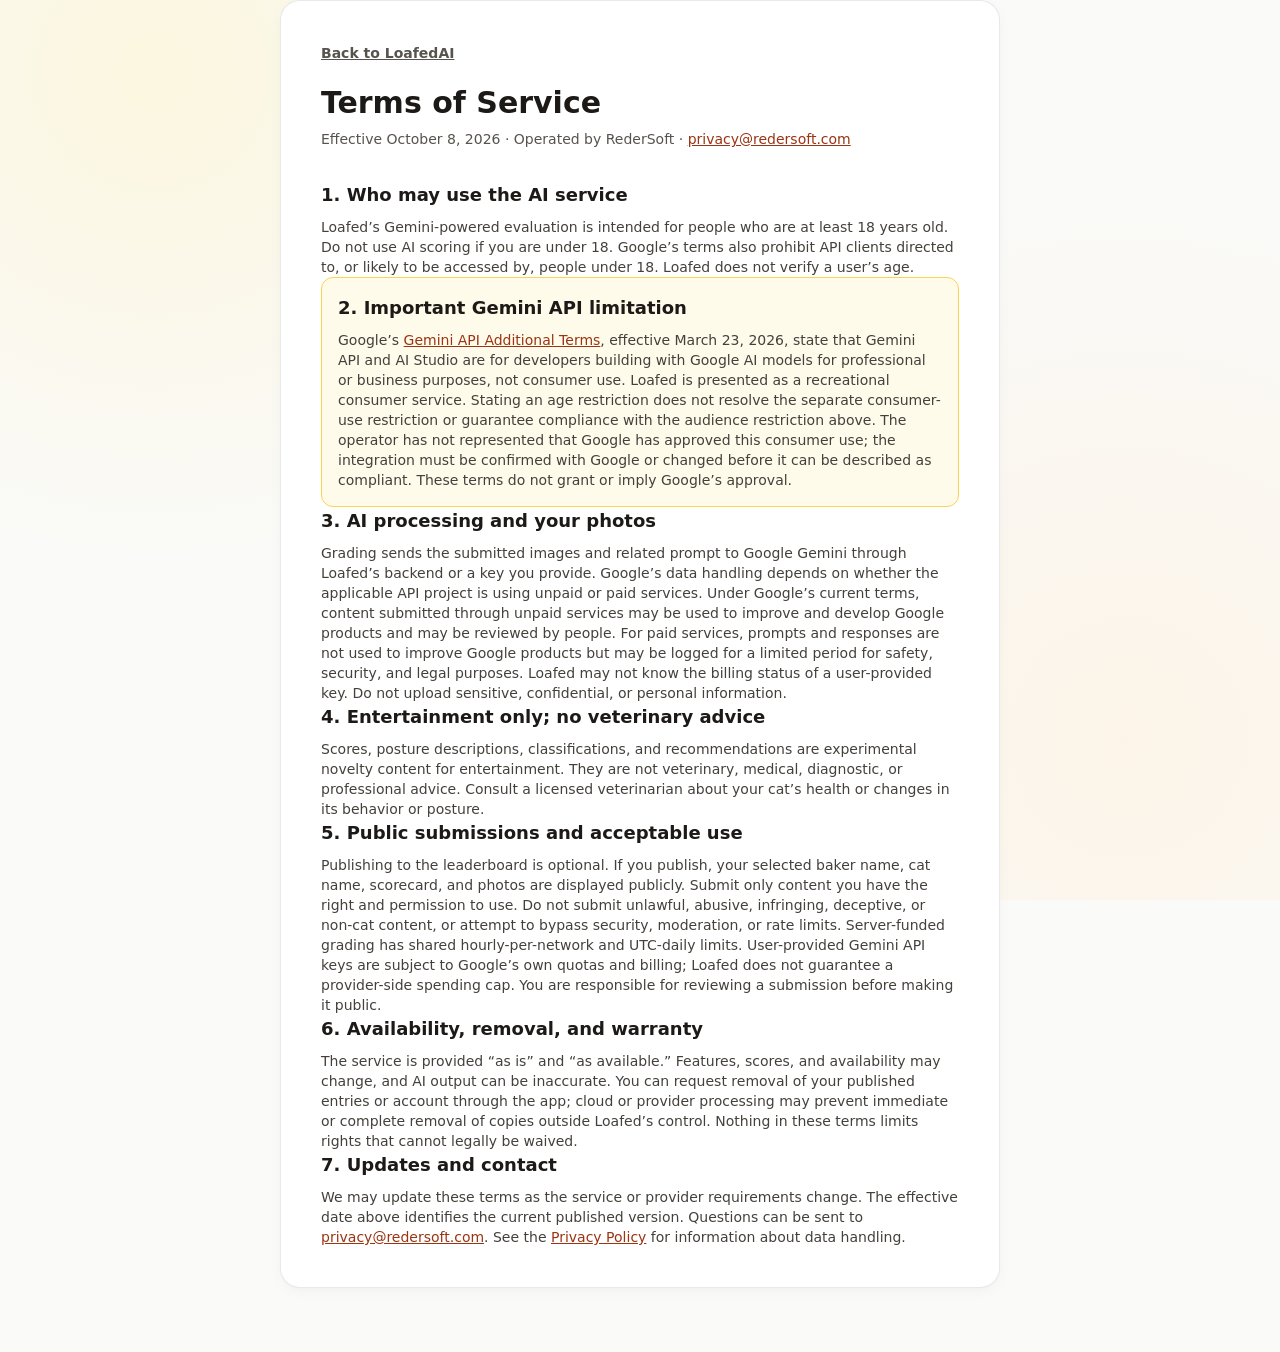
<file: static/terms.html>
<!doctype html>
<html lang="en">
<head>
  <meta charset="utf-8">
  <meta name="viewport" content="width=device-width, initial-scale=1">
  <meta name="robots" content="index,follow">
  <meta name="description" content="Loafed AI terms of service, age restriction, AI-provider disclosures, and service limitations.">
  <link rel="canonical" href="https://loafed.redersoft.com/terms.html">
  <title>Terms of Service — LoafedAI</title>
  <link rel="stylesheet" href="/static/tailwind.min.css">
  <link rel="stylesheet" href="/static/style.min.css?v=20261008b">
</head>
<body class="bg-[#fafaf8] text-stone-800 antialiased">
  <main class="max-w-3xl mx-auto my-8 sm:my-14 px-4 sm:px-6">
    <article class="bakery-card bg-white p-6 sm:p-10 border border-stone-200/90 shadow-sm rounded-2xl">
      <a href="/" class="text-sm text-stone-600 hover:text-stone-900 underline font-semibold">Back to LoafedAI</a>
      <h1 class="text-3xl sm:text-4xl font-black text-stone-900 mt-5 mb-2">Terms of Service</h1>
      <p class="text-sm text-stone-600 mb-8">Effective October 8, 2026 · Operated by RederSoft · <a class="underline text-orange-800" href="mailto:privacy@redersoft.com">privacy@redersoft.com</a></p>

      <div class="space-y-7 text-sm leading-7 text-stone-700">
        <section>
          <h2 class="text-lg font-bold text-stone-900 mb-2">1. Who may use the AI service</h2>
          <p>Loafed’s Gemini-powered evaluation is intended for people who are at least 18 years old. Do not use AI scoring if you are under 18. Google’s terms also prohibit API clients directed to, or likely to be accessed by, people under 18. Loafed does not verify a user’s age.</p>
        </section>
        <section class="rounded-xl border border-amber-300 bg-amber-50 p-4">
          <h2 class="text-lg font-bold text-stone-900 mb-2">2. Important Gemini API limitation</h2>
          <p>Google’s <a class="underline text-orange-800" href="https://ai.google.dev/gemini-api/terms" target="_blank" rel="noopener noreferrer">Gemini API Additional Terms</a>, effective March 23, 2026, state that Gemini API and AI Studio are for developers building with Google AI models for professional or business purposes, not consumer use. Loafed is presented as a recreational consumer service. Stating an age restriction does not resolve the separate consumer-use restriction or guarantee compliance with the audience restriction above. The operator has not represented that Google has approved this consumer use; the integration must be confirmed with Google or changed before it can be described as compliant. These terms do not grant or imply Google’s approval.</p>
        </section>
        <section>
          <h2 class="text-lg font-bold text-stone-900 mb-2">3. AI processing and your photos</h2>
          <p>Grading sends the submitted images and related prompt to Google Gemini through Loafed’s backend or a key you provide. Google’s data handling depends on whether the applicable API project is using unpaid or paid services. Under Google’s current terms, content submitted through unpaid services may be used to improve and develop Google products and may be reviewed by people. For paid services, prompts and responses are not used to improve Google products but may be logged for a limited period for safety, security, and legal purposes. Loafed may not know the billing status of a user-provided key. Do not upload sensitive, confidential, or personal information.</p>
        </section>
        <section>
          <h2 class="text-lg font-bold text-stone-900 mb-2">4. Entertainment only; no veterinary advice</h2>
          <p>Scores, posture descriptions, classifications, and recommendations are experimental novelty content for entertainment. They are not veterinary, medical, diagnostic, or professional advice. Consult a licensed veterinarian about your cat’s health or changes in its behavior or posture.</p>
        </section>
        <section>
          <h2 class="text-lg font-bold text-stone-900 mb-2">5. Public submissions and acceptable use</h2>
          <p>Publishing to the leaderboard is optional. If you publish, your selected baker name, cat name, scorecard, and photos are displayed publicly. Submit only content you have the right and permission to use. Do not submit unlawful, abusive, infringing, deceptive, or non-cat content, or attempt to bypass security, moderation, or rate limits. Server-funded grading has shared hourly-per-network and UTC-daily limits. User-provided Gemini API keys are subject to Google’s own quotas and billing; Loafed does not guarantee a provider-side spending cap. You are responsible for reviewing a submission before making it public.</p>
        </section>
        <section>
          <h2 class="text-lg font-bold text-stone-900 mb-2">6. Availability, removal, and warranty</h2>
          <p>The service is provided “as is” and “as available.” Features, scores, and availability may change, and AI output can be inaccurate. You can request removal of your published entries or account through the app; cloud or provider processing may prevent immediate or complete removal of copies outside Loafed’s control. Nothing in these terms limits rights that cannot legally be waived.</p>
        </section>
        <section>
          <h2 class="text-lg font-bold text-stone-900 mb-2">7. Updates and contact</h2>
          <p>We may update these terms as the service or provider requirements change. The effective date above identifies the current published version. Questions can be sent to <a class="underline text-orange-800" href="mailto:privacy@redersoft.com">privacy@redersoft.com</a>. See the <a class="underline text-orange-800" href="/privacy.html">Privacy Policy</a> for information about data handling.</p>
        </section>
      </div>
    </article>
  </main>
</body>
</html>
</file>
<file: static/style.min.css>
html{-webkit-text-size-adjust:100%;touch-action:manipulation;scroll-behavior:smooth;overflow-x:hidden;max-width:100%;width:100%}:root{--font-sans:'Plus Jakarta Sans',system-ui,-apple-system,sans-serif;--font-serif:'Playfair Display',Georgia,serif;--bg-ground:#fafaf8;--bg-card:#ffffff;--calico-ginger:#d95d1e;--calico-ginger-hover:#c2410c;--calico-crust:#ea580c;--calico-amber:#d97706;--calico-butter:#fef3c7;--calico-cream:#fffbeb;--calico-border:#fed7aa;--calico-border-strong:#fdba74;--crust-gold:#d95d1e;--toast-border:#fed7aa;--text-primary:#1c1917;--text-muted:#78716c}body{font-family:var(--font-sans);background-color:#fafaf8;background-image:radial-gradient(circle at 12% 8%,rgba(254,243,199,0.5) 0%,transparent 35%),radial-gradient(circle at 88% 82%,rgba(255,237,213,0.45) 0%,transparent 40%);background-attachment:fixed;color:var(--text-primary);min-height:100vh;overflow-x:hidden;max-width:100%;width:100%;padding-bottom:max(4rem,env(safe-area-inset-bottom,2rem))}.font-serif{font-family:var(--font-serif)}.auditor-field-notes{font-family:var(--font-sans);font-size:0.875rem;font-style:normal;font-weight:500;line-height:1.7;letter-spacing:normal;color:#44403c}.bakery-card{background:#ffffff;border:1px solid rgba(229,231,235,0.9);box-shadow:0 4px 16px -2px rgba(28,25,23,0.04),0 2px 4px -1px rgba(28,25,23,0.02);border-radius:1.25rem;transition:all 0.25s cubic-bezier(0.16,1,0.3,1)}.bakery-card:hover{border-color:rgba(217,93,30,0.35);box-shadow:0 12px 28px -6px rgba(28,25,23,0.08),0 4px 8px -2px rgba(217,93,30,0.04)}.text-tabby-gradient{color:#c2410c;background:linear-gradient(135deg,#c2410c 0%,#ea580c 50%,#d97706 100%);-webkit-background-clip:text;-webkit-text-fill-color:transparent}.btn-tabby-primary{background:linear-gradient(135deg,#ea580c 0%,#d95d1e 55%,#c2410c 100%);color:#ffffff;box-shadow:0 4px 14px -2px rgba(217,93,30,0.35);transition:all 0.2s cubic-bezier(0.16,1,0.3,1)}.btn-tabby-primary:hover{background:linear-gradient(135deg,#f97316 0%,#ea580c 50%,#d95d1e 100%);box-shadow:0 6px 18px -2px rgba(217,93,30,0.45);transform:translateY(-1px)}.btn-tabby-primary:active{transform:translateY(0)}.upload-slot{position:relative;border:2px dashed #fdba74;background:#ffffff;border-radius:1.25rem;transition:all 0.2s cubic-bezier(0.16,1,0.3,1);cursor:pointer;overflow:hidden}.upload-slot:hover{border-color:#d95d1e;background:#fffaf5;box-shadow:0 8px 24px -6px rgba(217,93,30,0.12);transform:translateY(-1px)}.upload-slot.drag-over{border-color:#c2410c;background:#fff7ed;box-shadow:0 12px 28px -4px rgba(217,93,30,0.2);transform:scale(1.01)}.upload-slot.has-image{border-style:solid;border-color:#fb923c;background-color:#ffffff}.score-circle-svg{transform:rotate(-90deg);transform-origin:50% 50%}.score-circle-meter{stroke-dasharray:565.48;stroke-dashoffset:565.48;transition:stroke-dashoffset 1.8s cubic-bezier(0.16,1,0.3,1)}.stamp{display:inline-block;padding:0.25rem 0.75rem;text-transform:uppercase;font-weight:800;border:3px solid currentColor;border-radius:0.5rem;transform:rotate(-6deg);mask-image:linear-gradient(135deg,rgba(0,0,0,0.9) 0%,rgba(0,0,0,1) 50%,rgba(0,0,0,0.85) 100%);transition:transform 0.2s cubic-bezier(0.16,1,0.3,1)}.stamp-station-wrapper{position:relative;display:inline-flex;align-items:center;justify-content:center}.cat-stamper-tool{position:absolute;left:50%;bottom:-6px;width:4.75rem;height:6rem;margin-left:-2.375rem;pointer-events:none;z-index:40;opacity:0;transform:translateY(-160px) rotate(-14deg) scale(1.1);transform-origin:50% 95%;will-change:transform,opacity}@keyframes cat-stamper-slam-and-lift{0%{opacity:0;transform:translateY(-160px) rotate(-14deg) scale(1.15,1.15)}14%{opacity:1;transform:translateY(-28px) rotate(-6deg) scale(0.92,1.12)}26%{opacity:1;transform:translateY(4px) rotate(1deg) scale(1.24,0.72)}38%{opacity:1;transform:translateY(1px) rotate(-1deg) scale(1.06,0.94)}50%{opacity:1;transform:translateY(-18px) rotate(-3deg) scale(0.96,1.06)}72%{opacity:0.9;transform:translateY(-105px) rotate(-10deg) scale(1.05)}100%{opacity:0;transform:translateY(-175px) rotate(-15deg) scale(1.1)}}.cat-stamper-slamming{animation:cat-stamper-slam-and-lift 0.78s cubic-bezier(0.2,0.8,0.2,1) both !important}.stamp-shockwave-ring{position:absolute;left:50%;top:50%;width:3.75rem;height:3.75rem;margin-left:-1.875rem;margin-top:-1.875rem;border-radius:9999px;border:3px solid rgba(234,88,12,0.85);background:radial-gradient(circle,rgba(249,115,22,0.4) 0%,rgba(234,88,12,0) 70%);pointer-events:none;opacity:0;transform:scale(0.2);z-index:35}@keyframes stamp-shockwave-burst{0%,24%{opacity:0;transform:scale(0.2)}26%{opacity:0.95;transform:scale(0.65)}65%{opacity:0.35;transform:scale(1.85)}100%{opacity:0;transform:scale(2.3)}}.stamp-shockwave-active{animation:stamp-shockwave-burst 0.78s cubic-bezier(0.1,0.8,0.2,1) both}.stamp-particles-cluster{position:absolute;left:50%;top:50%;width:0;height:0;pointer-events:none;z-index:36}.stamp-ink-dot{position:absolute;width:6px;height:6px;border-radius:9999px;background-color:#ea580c;opacity:0}@keyframes stamp-particle-burst{0%,25%{opacity:0;transform:translate(0,0) scale(0.4)}26%{opacity:1;transform:translate(var(--p-tx),var(--p-ty)) scale(1.2)}60%{opacity:0.7;transform:translate(calc(var(--p - tx) * 1.3),calc(var(--p - ty) * 1.3)) scale(0.8)}100%{opacity:0;transform:translate(calc(var(--p - tx) * 1.5),calc(var(--p - ty) * 1.5)) scale(0)}}.p-tl{--p-tx:-24px;--p-ty:-20px}.p-tr{--p-tx:24px;--p-ty:-18px}.p-bl{--p-tx:-20px;--p-ty:20px}.p-br{--p-tx:22px;--p-ty:22px}.stamp-particles-active .stamp-ink-dot{animation:stamp-particle-burst 0.78s cubic-bezier(0.15,0.8,0.25,1) both}@keyframes stamp-slam{0%,25%{opacity:0;transform:scale(1.9) rotate(-18deg)}26%{opacity:1;transform:scale(1.22) rotate(-8deg);filter:drop-shadow(0 0 10px rgba(234,88,12,0.5))}45%{transform:scale(0.92) rotate(-5deg)}70%{transform:scale(1.06) rotate(-7deg)}100%{opacity:1;transform:scale(1) rotate(-6deg);filter:drop-shadow(0 1px 2px rgba(0,0,0,0.1))}}.stamp-slam{animation:stamp-slam 0.78s cubic-bezier(0.18,0.85,0.32,1.2) both !important;transform-origin:center center}@media (prefers-reduced-motion:reduce){.cat-stamper-tool,.stamp-shockwave-ring,.stamp-particles-cluster{display:none !important}.stamp-slam{animation-duration:0.01ms !important;opacity:1 !important;transform:none !important}}@keyframes pulse-gentle{0%,100%{transform:scale(1)}50%{transform:scale(1.03)}}.animate-pulse-gentle{animation:pulse-gentle 3s infinite ease-in-out}@keyframes float-slow{0%,100%{transform:translateY(0)}50%{transform:translateY(-6px)}}.animate-float{animation:float-slow 4s infinite ease-in-out}::-webkit-scrollbar{width:8px;height:8px}::-webkit-scrollbar-track{background:#fff7ed}::-webkit-scrollbar-thumb{background:#fed7aa;border-radius:4px}::-webkit-scrollbar-thumb:hover{background:#fb923c}#inspectorBay{scroll-margin-top:6rem}#loafAnglesButtons,#loafDetailsAnglesButtons{display:grid;grid-template-columns:repeat(auto-fit,minmax(min(100%,108px),1fr));overflow:visible;gap:0.375rem;min-width:0}#loafAnglesButtons>button,#loafDetailsAnglesButtons>button{box-sizing:border-box;width:100%;max-width:100%;min-width:0;justify-content:center;white-space:normal;text-align:center;line-height:1.2;padding:0.45rem 0.35rem}#loafAnglesButtons>button span,#loafDetailsAnglesButtons>button span{min-width:0;overflow-wrap:anywhere}.toast-card{pointer-events:auto;transform:translateY(12px) scale(0.97);opacity:0;transition:all 0.28s cubic-bezier(0.16,1,0.3,1)}.toast-card.show{transform:translateY(0) scale(1);opacity:1}.toast-card.hide{transform:translateY(8px) scale(0.95);opacity:0}:focus-visible{outline:2px solid #ea580c !important;outline-offset:2px !important}.sr-only{position:absolute !important;width:1px !important;height:1px !important;padding:0 !important;margin:-1px !important;overflow:hidden !important;clip:rect(0,0,0,0) !important;white-space:nowrap !important;border-width:0 !important}@media (prefers-reduced-motion:reduce){*,::before,::after{animation-duration:0.01ms !important;animation-iteration-count:1 !important;transition-duration:0.01ms !important;scroll-behavior:auto !important}}.leaderboard-filter-bar{display:flex !important;flex-direction:column !important;align-items:center !important;gap:0.625rem !important;background-color:#ffffff !important;padding:0.375rem !important;border-radius:1.125rem !important;border:1px solid rgba(254,215,170,0.9) !important;box-shadow:0 2px 10px -2px rgba(234,88,12,0.08),0 1px 3px rgba(0,0,0,0.03) !important;backdrop-filter:blur(12px) !important;-webkit-backdrop-filter:blur(12px) !important;width:100% !important}@media (min-width:640px){.leaderboard-filter-bar{flex-direction:row !important;align-items:center !important;justify-content:center !important;width:-moz-fit-content !important;width:fit-content !important;max-width:fit-content !important;margin-left:auto !important;margin-right:auto !important;padding:0.375rem 0.625rem !important;gap:0.625rem !important}}.leaderboard-tabs-group{display:flex !important;flex-direction:row !important;align-items:center !important;background-color:#fff7ed !important;padding:0.25rem !important;border-radius:0.875rem !important;border:1px solid rgba(254,215,170,0.6) !important;gap:0.25rem !important;width:100% !important}@media (min-width:640px){.leaderboard-tabs-group{width:auto !important;background-color:transparent !important;border:none !important;padding:0 !important;gap:0.35rem !important;box-shadow:none !important}}.tab-filter-btn{display:inline-flex !important;align-items:center !important;justify-content:center !important;gap:0.35rem !important;padding:0.5rem 0.625rem !important;border-radius:0.75rem !important;font-size:0.75rem !important;font-weight:700 !important;color:#44403c !important;background-color:transparent !important;border:1px solid transparent !important;transition:all 0.18s cubic-bezier(0.16,1,0.3,1) !important;cursor:pointer !important;white-space:nowrap !important;min-height:38px !important;touch-action:manipulation !important;flex:1 1 0% !important;text-align:center !important;user-select:none !important}@media (min-width:640px){.tab-filter-btn{flex:initial !important;padding:0.45rem 1rem !important;font-size:0.8125rem !important;font-weight:700 !important;border-radius:0.75rem !important;min-height:38px !important;gap:0.4rem !important}}.tab-filter-btn:hover:not(.active){background-color:#fff7ed !important;color:#c2410c !important;border-color:rgba(254,215,170,0.7) !important}.tab-filter-btn:active{transform:translateY(1px) scale(0.98) !important}.tab-filter-btn.active{background:linear-gradient(135deg,#f97316 0%,#ea580c 55%,#c2410c 100%) !important;color:#ffffff !important;border:1px solid rgba(194,65,12,0.4) !important;box-shadow:0 2px 6px rgba(234,88,12,0.25),inset 0 1px 0 rgba(255,255,255,0.22) !important;font-weight:800 !important}.tab-filter-btn .tab-icon{width:14px !important;height:14px !important;flex-shrink:0 !important;display:inline-block !important;transition:transform 0.18s ease !important}@media (min-width:640px){.tab-filter-btn .tab-icon{width:15px !important;height:15px !important}}.tab-filter-btn:hover:not(.active) .tab-icon{transform:scale(1.1) !important}.tab-filter-btn.active .tab-icon{color:#ffffff !important}.leaderboard-status-info{display:flex !important;align-items:center !important;padding:0 !important;width:100% !important;justify-content:center !important}@media (min-width:640px){.leaderboard-status-info{width:auto !important;padding:0 !important}}.leaderboard-status-badge{display:inline-flex !important;align-items:center !important;gap:0.45rem !important;padding:0.35rem 0.75rem !important;border-radius:9999px !important;background-color:#fff7ed !important;border:1px solid rgba(254,215,170,0.9) !important;font-size:0.75rem !important;font-weight:700 !important;color:#9a3412 !important;box-shadow:0 1px 2px rgba(234,88,12,0.05) !important;white-space:nowrap !important}.btn-header-signin{background:linear-gradient(135deg,#f97316 0%,#ea580c 60%,#c2410c 100%) !important;color:#ffffff !important;border:1px solid #c2410c !important;border-radius:0.75rem;font-weight:700;font-size:0.75rem;padding:0.5rem 1rem;display:inline-flex;align-items:center;gap:0.4rem;min-height:42px;box-shadow:0 3px 10px rgba(234,88,12,0.25);transition:all 0.2s cubic-bezier(0.16,1,0.3,1);cursor:pointer}.btn-header-signin:hover{background:linear-gradient(135deg,#fb923c 0%,#f97316 60%,#ea580c 100%) !important;box-shadow:0 6px 16px rgba(234,88,12,0.38);transform:translateY(-1px)}.btn-header-signin:active{transform:translateY(0)}.btn-header-signin.hidden,.btn-header-signin[hidden]{display:none !important}.hidden,[hidden]{display:none !important}html.user-logged-in #headerSignInBtn,body.user-logged-in #headerSignInBtn{display:none !important}html.user-logged-in #rollSubmitBakerTagBtn,body.user-logged-in #rollSubmitBakerTagBtn{display:none !important}#submitDisplayNameInput[readonly]{background-color:#fafaf9 !important;color:#57534e !important;cursor:default !important}#submitDisplayNameInput[readonly]:focus{border-color:#e7e5e4 !important;box-shadow:0 1px 2px rgba(0,0,0,0.03) !important}.right-0{right:0px !important}#headerUserDropdown{position:absolute !important;top:calc(100% + 0.5rem) !important;right:0px !important;left:auto !important;width:14rem !important;max-width:calc(100vw - 1.25rem) !important;box-shadow:0 14px 34px -4px rgba(0,0,0,0.16),0 4px 10px -2px rgba(234,88,12,0.08) !important;transform-origin:top right;z-index:50 !important}@media (max-width:640px){#headerUserDropdown{right:-0.25rem !important;width:min(15rem,calc(100vw - 1rem)) !important;font-size:0.8125rem}}.bg-orange-600{background-color:#ea580c !important}.hover\:bg-orange-700:hover{background-color:#c2410c !important}.bg-red-600{background-color:#dc2626 !important;color:#ffffff !important}.hover\:bg-red-700:hover{background-color:#b91c1c !important;color:#ffffff !important}.bg-amber-600{background-color:#d97706 !important}.pedestal-stage{display:flex;align-items:flex-end;justify-content:center;gap:1rem;max-width:900px;margin:0 auto 3rem auto;padding:0 0.5rem}@media (max-width:767px){.pedestal-stage{gap:0.5rem;padding:0}}.pedestal-step{display:flex;flex-direction:column;align-items:center;flex:1;max-width:280px;position:relative;transition:transform 0.25s cubic-bezier(0.16,1,0.3,1)}.pedestal-step:hover{transform:translateY(-4px)}.pedestal-step-1{order:2;z-index:10;transform:translateY(-10px)}.pedestal-step-1:hover{transform:translateY(-14px)}.pedestal-step-2{order:1;z-index:5}.pedestal-step-3{order:3;z-index:5}.pedestal-card{width:100%;background:#ffffff;border-radius:1.25rem 1.25rem 0 0;padding:1.25rem 1rem 1rem 1rem;box-shadow:0 8px 24px -4px rgba(41,37,36,0.08);border:1px solid rgba(251,146,60,0.25);border-bottom:none;display:flex;flex-direction:column;align-items:center;text-align:center;position:relative}@media (max-width:640px){.pedestal-card{padding:0.75rem 0.4rem;border-radius:1rem 1rem 0 0}}.pedestal-step-1 .pedestal-card{border:2px solid #f59e0b;border-bottom:none;background:linear-gradient(180deg,#fffdf8 0%,#ffffff 100%);box-shadow:0 12px 32px -4px rgba(245,158,11,0.25)}.pedestal-step-2 .pedestal-card{border:1.5px solid #cbd5e1;border-bottom:none;box-shadow:0 8px 20px -4px rgba(100,116,139,0.14)}.pedestal-step-3 .pedestal-card{border:1.5px solid #fdba74;border-bottom:none;box-shadow:0 8px 20px -4px rgba(234,88,12,0.12)}.pedestal-badge{display:inline-flex;align-items:center;gap:0.35rem;padding:0.25rem 0.65rem;border-radius:9999px;font-size:0.7rem;font-weight:800;letter-spacing:0.04em;text-transform:uppercase;margin-bottom:0.75rem;box-shadow:0 2px 6px rgba(0,0,0,0.06)}@media (max-width:640px){.pedestal-badge{padding:0.15rem 0.4rem;font-size:0.6rem;gap:0.2rem;margin-bottom:0.4rem}}.pedestal-badge-gold{background:linear-gradient(135deg,#fef08a 0%,#fde047 50%,#f59e0b 100%);color:#78350f;border:1px solid #d97706}.pedestal-badge-silver{background:linear-gradient(135deg,#f8fafc 0%,#e2e8f0 50%,#cbd5e1 100%);color:#1e293b;border:1px solid #94a3b8}.pedestal-badge-bronze{background:linear-gradient(135deg,#fff7ed 0%,#fed7aa 50%,#f97316 100%);color:#7c2d12;border:1px solid #ea580c}.pedestal-photo-frame{position:relative;width:120px;height:120px;border-radius:1.25rem;overflow:hidden;margin:0 auto 0.75rem auto;cursor:pointer;background-color:#ffedd5;transition:transform 0.2s cubic-bezier(0.16,1,0.3,1)}.pedestal-photo-frame:hover{transform:scale(1.05)}@media (max-width:640px){.pedestal-photo-frame{width:80px;height:80px;border-radius:0.85rem;margin-bottom:0.4rem}}.pedestal-step-1 .pedestal-photo-frame{width:140px;height:140px;border:3.5px solid #f59e0b;box-shadow:0 0 16px rgba(245,158,11,0.4),0 8px 16px rgba(0,0,0,0.1)}@media (max-width:640px){.pedestal-step-1 .pedestal-photo-frame{width:96px;height:96px;border-width:2.5px}}.pedestal-step-2 .pedestal-photo-frame{border:3px solid #94a3b8;box-shadow:0 0 12px rgba(148,163,184,0.35),0 6px 12px rgba(0,0,0,0.08)}.pedestal-step-3 .pedestal-photo-frame{border:3px solid #ea580c;box-shadow:0 0 12px rgba(234,88,12,0.3),0 6px 12px rgba(0,0,0,0.08)}.pedestal-photo-frame img{width:100%;height:100%;object-fit:cover;display:block;image-rendering:auto;image-rendering:smooth;image-rendering:high-quality;backface-visibility:hidden;transform:translateZ(0)}.pedestal-stamp{position:absolute;bottom:6px;right:6px;background:rgba(255,255,255,0.96);border:2px solid #ea580c;color:#c2410c;font-size:0.65rem;font-weight:900;padding:0.1rem 0.35rem;border-radius:0.35rem;box-shadow:0 2px 6px rgba(0,0,0,0.12);transform:rotate(-4deg)}@media (max-width:640px){.pedestal-stamp{font-size:0.525rem;padding:0.05rem 0.2rem;bottom:3px;right:3px;border-width:1.5px}}.pedestal-pillar{width:100%;border-radius:0 0 1.25rem 1.25rem;display:flex;flex-direction:column;align-items:center;justify-content:center;position:relative;box-shadow:inset 0 2px 4px rgba(255,255,255,0.6),0 10px 24px -4px rgba(0,0,0,0.12)}@media (max-width:640px){.pedestal-pillar{border-radius:0 0 0.85rem 0.85rem}}.pedestal-pillar-1{height:140px;background:linear-gradient(180deg,#fef3c7 0%,#fde68a 25%,#f59e0b 80%,#d97706 100%);border:2px solid #b45309;border-top:4px solid #fef08a}@media (max-width:640px){.pedestal-pillar-1{height:95px}}.pedestal-pillar-2{height:95px;background:linear-gradient(180deg,#f8fafc 0%,#e2e8f0 30%,#cbd5e1 80%,#94a3b8 100%);border:2px solid #64748b;border-top:4px solid #ffffff}@media (max-width:640px){.pedestal-pillar-2{height:65px}}.pedestal-pillar-3{height:65px;background:linear-gradient(180deg,#fff7ed 0%,#ffedd5 30%,#fed7aa 80%,#f97316 100%);border:2px solid #c2410c;border-top:4px solid #ffedd5}@media (max-width:640px){.pedestal-pillar-3{height:45px}}.pedestal-number{font-family:var(--font-serif);font-weight:900;line-height:1;user-select:none}.pedestal-pillar-1 .pedestal-number{font-size:3.5rem;color:#78350f;text-shadow:0 2px 0 rgba(255,255,255,0.5),0 -1px 0 rgba(0,0,0,0.15)}@media (max-width:640px){.pedestal-pillar-1 .pedestal-number{font-size:2.25rem}}.pedestal-pillar-2 .pedestal-number{font-size:2.75rem;color:#334155;text-shadow:0 2px 0 rgba(255,255,255,0.7),0 -1px 0 rgba(0,0,0,0.15)}@media (max-width:640px){.pedestal-pillar-2 .pedestal-number{font-size:1.85rem}}.pedestal-pillar-3 .pedestal-number{font-size:2.25rem;color:#7c2d12;text-shadow:0 2px 0 rgba(255,255,255,0.5),0 -1px 0 rgba(0,0,0,0.15)}@media (max-width:640px){.pedestal-pillar-3 .pedestal-number{font-size:1.5rem}}.pedestal-pillar-label{font-size:0.65rem;font-weight:800;text-transform:uppercase;letter-spacing:0.08em;opacity:0.85;margin-top:0.15rem}@media (max-width:640px){.pedestal-pillar-label{display:none}}.pedestal-pillar-1 .pedestal-pillar-label{color:#78350f}.pedestal-pillar-2 .pedestal-pillar-label{color:#334155}.pedestal-pillar-3 .pedestal-pillar-label{color:#7c2d12}#closeResultsSectionBtn{position:absolute !important;top:1.25rem !important;right:1.25rem !important;width:36px !important;height:36px !important;min-width:36px !important;min-height:36px !important;border-radius:0.75rem !important;background:rgba(255,255,255,0.95) !important;border:1px solid rgba(251,146,60,0.4) !important;color:#44403c !important;display:flex !important;align-items:center !important;justify-content:center !important;cursor:pointer !important;z-index:30 !important;transition:all 0.2s cubic-bezier(0.16,1,0.3,1) !important;box-shadow:0 1px 3px rgba(0,0,0,0.05) !important}#closeResultsSectionBtn:hover{background-color:#fee2e2 !important;border-color:#fca5a5 !important;color:#dc2626 !important;transform:scale(1.06);box-shadow:0 2px 8px rgba(220,38,38,0.18) !important}#closeResultsSectionBtn:active{transform:scale(0.95)}@media (max-width:640px){#closeResultsSectionBtn{top:0.875rem !important;right:0.875rem !important;width:32px !important;height:32px !important;min-width:32px !important;min-height:32px !important}}.scorecard-header-ribbon{padding-right:3.5rem !important}@media (max-width:640px){.scorecard-header-ribbon{padding-right:2.75rem !important}}.scorecard-main-layout{display:flex !important;flex-direction:column !important;gap:1.5rem !important;width:100% !important}@media (min-width:1024px){.scorecard-main-layout{flex-direction:row !important;align-items:center !important;justify-content:space-between !important;gap:2rem !important}}.scorecard-telemetry-cluster{display:flex !important;flex-direction:column !important;align-items:center !important;text-align:center !important;gap:1.5rem !important;width:100% !important;min-width:0 !important}@media (min-width:640px){.scorecard-telemetry-cluster{flex-direction:row !important;align-items:center !important;text-align:left !important;gap:2rem !important}}@media (min-width:1024px){.scorecard-telemetry-cluster{flex:1 1 0% !important;min-width:0 !important}}.scorecard-dial-wrap{flex-shrink:0 !important;display:flex !important;align-items:center !important;justify-content:center !important}.scorecard-details-wrap{flex:1 1 0% !important;min-width:0 !important;max-width:100% !important}.scorecard-actions-cluster{width:100% !important;display:flex !important;flex-direction:column !important;gap:0.625rem !important;min-width:0 !important}@media (min-width:640px) and (max-width:1023px){.scorecard-actions-cluster{display:grid !important;grid-template-columns:repeat(2,minmax(0,1fr)) !important;gap:0.625rem !important;margin-top:0.5rem !important}}@media (min-width:1024px){.scorecard-actions-cluster{width:280px !important;min-width:280px !important;max-width:280px !important;flex-shrink:0 !important;margin-top:0 !important}}.scorecard-actions-cluster button,.btn-submit-leaderboard,.btn-download-cert,.btn-download-story,.btn-share-scorecard,.btn-grade-own,.btn-copy-summary,.btn-new-inspection{width:100% !important;min-height:46px !important;padding:0.625rem 1rem !important;border-radius:0.75rem !important;font-weight:700 !important;font-size:0.8125rem !important;display:inline-flex !important;align-items:center !important;justify-content:center !important;gap:0.5rem !important;box-sizing:border-box !important;transition:all 0.2s cubic-bezier(0.16,1,0.3,1) !important;cursor:pointer !important;text-decoration:none !important;line-height:1.25 !important;position:relative !important;overflow:hidden !important}.scorecard-actions-cluster button:active,.btn-submit-leaderboard:active,.btn-download-cert:active,.btn-download-story:active,.btn-share-scorecard:active,.btn-grade-own:active,.btn-copy-summary:active,.btn-new-inspection:active{transform:translateY(1.5px) scale(0.985) !important}.btn-submit-leaderboard{background:linear-gradient(135deg,#b45309 0%,#d97706 35%,#ea580c 70%,#c2410c 100%) !important;color:#ffffff !important;border:1.5px solid #d97706 !important;box-shadow:0 4px 16px rgba(217,119,6,0.45),0 2px 4px rgba(0,0,0,0.1) !important}.btn-submit-leaderboard:hover{background:linear-gradient(135deg,#d97706 0%,#f59e0b 35%,#ea580c 70%,#b45309 100%) !important;box-shadow:0 6px 22px rgba(217,119,6,0.6),0 3px 6px rgba(0,0,0,0.12) !important;transform:translateY(-1px)}.btn-download-cert{background:linear-gradient(135deg,#c2410c 0%,#b45309 50%,#9a3412 100%) !important;color:#ffffff !important;border:1px solid #78350f !important;box-shadow:0 4px 16px rgba(180,83,9,0.35) !important}.btn-download-cert:hover{background:linear-gradient(135deg,#ea580c 0%,#d97706 50%,#c2410c 100%) !important;box-shadow:0 6px 20px rgba(180,83,9,0.45) !important;transform:translateY(-1px)}.loaf-cert-download-btn{background:linear-gradient(135deg,#d97706 0%,#ea580c 100%) !important;color:#ffffff !important;border:1px solid #c2410c !important;box-shadow:0 4px 14px rgba(194,65,12,0.3) !important}.loaf-cert-download-btn:hover{background:linear-gradient(135deg,#b45309 0%,#c2410c 100%) !important;box-shadow:0 6px 18px rgba(194,65,12,0.4) !important}#badgesContainer{width:100%;justify-content:center;align-content:center;gap:0.75rem}#badgesContainer>*{max-width:100%;text-align:center}.btn-download-story{background:linear-gradient(135deg,#e11d48 0%,#db2777 50%,#f59e0b 100%) !important;color:#ffffff !important;border:1px solid #be123c !important;box-shadow:0 4px 14px rgba(225,29,72,0.35) !important}.btn-download-story:hover{background:linear-gradient(135deg,#f43f5e 0%,#ec4899 50%,#d97706 100%) !important;box-shadow:0 6px 18px rgba(225,29,72,0.5) !important;transform:translateY(-1px)}.btn-share-scorecard{background:linear-gradient(135deg,#d97706 0%,#f97316 50%,#ea580c 100%) !important;color:#ffffff !important;border:1px solid #b45309 !important;box-shadow:0 4px 14px rgba(217,119,6,0.35) !important}.btn-share-scorecard:hover{background:linear-gradient(135deg,#f59e0b 0%,#fb923c 50%,#f97316 100%) !important;box-shadow:0 6px 18px rgba(217,119,6,0.5) !important;transform:translateY(-1px)}.btn-grade-own{background:linear-gradient(135deg,#ea580c 0%,#f97316 50%,#d97706 100%) !important;color:#ffffff !important;border:1px solid #c2410c !important;box-shadow:0 4px 14px rgba(234,88,12,0.35) !important}.btn-grade-own:hover{background:linear-gradient(135deg,#f97316 0%,#fb923c 50%,#ea580c 100%) !important;box-shadow:0 6px 18px rgba(234,88,12,0.5) !important;transform:translateY(-1px)}.btn-copy-summary{background-color:#ffffff !important;color:#292524 !important;border:1.5px solid #fed7aa !important;box-shadow:0 1px 3px rgba(0,0,0,0.04) !important}.btn-copy-summary:hover{background-color:#fffaf5 !important;border-color:#f97316 !important;color:#431407 !important;box-shadow:0 3px 10px rgba(234,88,12,0.12) !important;transform:translateY(-1px)}.btn-new-inspection{background-color:#fff7ed !important;color:#7c2d12 !important;border:1.5px solid #fdba74 !important;box-shadow:0 1px 3px rgba(234,88,12,0.08) !important}.btn-new-inspection:hover{background-color:#ffedd5 !important;border-color:#f97316 !important;color:#431407 !important;box-shadow:0 3px 10px rgba(234,88,12,0.15) !important;transform:translateY(-1px)}.hidden,[hidden],button.hidden,.scorecard-actions-cluster button.hidden,.btn-submit-leaderboard.hidden,.btn-download-cert.hidden,.btn-download-story.hidden,.btn-share-scorecard.hidden,.btn-grade-own.hidden,.btn-copy-summary.hidden,.btn-new-inspection.hidden{display:none !important}.modal-icon-badge{width:52px !important;height:52px !important;min-width:52px !important;min-height:52px !important;max-width:52px !important;max-height:52px !important;border-radius:1.125rem !important;background:linear-gradient(135deg,#fff7ed 0%,#ffedd5 50%,#fed7aa 100%) !important;border:1.5px solid rgba(251,146,60,0.45) !important;color:#ea580c !important;display:flex !important;align-items:center !important;justify-content:center !important;margin:0 auto 0.875rem auto !important;box-shadow:0 4px 14px -2px rgba(234,88,12,0.22),inset 0 1px 1px rgba(255,255,255,0.9) !important;transition:transform 0.2s cubic-bezier(0.16,1,0.3,1),box-shadow 0.2s ease !important}.modal-icon-badge:hover{transform:scale(1.06) translateY(-1px);box-shadow:0 6px 18px -2px rgba(234,88,12,0.30),inset 0 1px 1px rgba(255,255,255,0.9) !important}.modal-close-btn{position:absolute !important;top:1rem !important;right:1rem !important;width:34px !important;height:34px !important;min-width:34px !important;min-height:34px !important;border-radius:9999px !important;background-color:#fafaf9 !important;border:1px solid #d6d3d1 !important;color:#44403c !important;display:flex !important;align-items:center !important;justify-content:center !important;cursor:pointer !important;transition:all 0.2s cubic-bezier(0.16,1,0.3,1) !important;box-shadow:0 1px 3px rgba(0,0,0,0.04) !important;z-index:20 !important;padding:0 !important}.modal-close-btn::after{content:'';position:absolute;inset:-6px;border-radius:9999px}.modal-close-btn:hover{background-color:#fee2e2 !important;border-color:#fca5a5 !important;color:#dc2626 !important;transform:rotate(90deg) scale(1.08);box-shadow:0 2px 8px rgba(220,38,38,0.15) !important}.modal-close-btn:active{transform:rotate(90deg) scale(0.96)}.btn-google-signin{width:100% !important;min-height:48px !important;padding:0.75rem 1rem !important;border-radius:0.75rem !important;border:1.5px solid #e7e5e4 !important;background-color:#ffffff !important;color:#292524 !important;font-size:0.875rem !important;font-weight:700 !important;display:flex !important;align-items:center !important;justify-content:center !important;gap:0.75rem !important;box-shadow:0 2px 6px rgba(0,0,0,0.04) !important;transition:all 0.2s cubic-bezier(0.16,1,0.3,1) !important;cursor:pointer !important}.btn-google-signin:hover{background-color:#fafaf9 !important;border-color:#ea580c !important;box-shadow:0 4px 14px rgba(234,88,12,0.15) !important;transform:translateY(-1px)}.btn-cognito-signin{width:100% !important;min-height:48px !important;padding:0.75rem 1rem !important;border-radius:0.75rem !important;background:linear-gradient(135deg,#f97316 0%,#ea580c 60%,#c2410c 100%) !important;color:#ffffff !important;border:1px solid #c2410c !important;font-size:0.875rem !important;font-weight:700 !important;display:flex !important;align-items:center !important;justify-content:center !important;gap:0.5rem !important;box-shadow:0 4px 14px rgba(234,88,12,0.3) !important;transition:all 0.2s cubic-bezier(0.16,1,0.3,1) !important;cursor:pointer !important}.btn-cognito-signin:hover{background:linear-gradient(135deg,#fb923c 0%,#f97316 60%,#ea580c 100%) !important;box-shadow:0 6px 18px rgba(234,88,12,0.4) !important;transform:translateY(-1px)}#authLeaderboardPrivacyCallout{margin-bottom:1.25rem !important}.auth-divider{position:relative !important;margin-top:1.25rem !important;margin-bottom:1.25rem !important;display:flex !important;align-items:center !important;justify-content:center !important;width:100% !important}.auth-divider-line{flex-grow:1 !important;border-top:1px solid #e7e5e4 !important}.auth-divider-text{background-color:#ffffff !important;padding:0 0.875rem !important;font-size:0.6875rem !important;font-weight:700 !important;color:#44403c !important;text-transform:uppercase !important;letter-spacing:0.06em !important;white-space:nowrap !important;flex-shrink:0 !important}.auth-tabs-wrapper{display:grid !important;grid-template-columns:repeat(2,minmax(0,1fr)) !important;padding:0.3125rem !important;background-color:#f5f5f4 !important;border-radius:0.875rem !important;border:1px solid rgba(231,229,228,0.8) !important;margin-bottom:1.25rem !important;gap:0.25rem !important}.auth-tab-btn{min-height:40px !important;padding:0.5rem 0.625rem !important;border-radius:0.625rem !important;font-weight:700 !important;font-size:0.75rem !important;line-height:1.2 !important;transition:all 0.15s ease !important;cursor:pointer !important;text-align:center !important;border:none !important;display:flex !important;align-items:center !important;justify-content:center !important}.auth-tab-prefix{display:none}@media (min-width:480px){.auth-tab-prefix{display:inline;margin-right:0.25rem}}.benchmark-card{min-width:0 !important;overflow:hidden !important}.benchmark-card .load-benchmark-btn,.benchmark-card .preview-cert-btn{flex:1 1 0% !important;min-width:0 !important}@media (min-width:640px) and (max-width:820px){.benchmark-card .load-benchmark-btn,.benchmark-card .preview-cert-btn{padding-left:0.25rem !important;padding-right:0.25rem !important;font-size:10.5px !important;letter-spacing:-0.025em !important;gap:0.25rem !important}.benchmark-card .load-benchmark-btn i,.benchmark-card .preview-cert-btn i{width:0.8rem !important;height:0.8rem !important}}.auth-tab-btn.active{background-color:#ffffff !important;color:#1c1917 !important;box-shadow:0 2px 6px rgba(0,0,0,0.08) !important}.auth-tab-btn:not(.active){background-color:transparent !important;color:#44403c !important}.auth-tab-btn:not(.active):hover{color:#ea580c !important;background-color:rgba(255,237,213,0.3) !important}.auth-notice-error{background-color:#fef2f2 !important;border:1px solid #fecaca !important;color:#b91c1c !important}.auth-notice-success{background-color:#f0fdf4 !important;border:1px solid #bbf7d0 !important;color:#15803d !important}.input-with-icon-wrapper{position:relative !important;display:flex !important;align-items:center !important;width:100% !important}.input-icon-left{position:absolute !important;left:0.875rem !important;top:50% !important;transform:translateY(-50%) !important;width:1.125rem !important;height:1.125rem !important;color:#78716c !important;pointer-events:none !important;display:flex !important;align-items:center !important;justify-content:center !important;z-index:10 !important;flex-shrink:0 !important;transition:color 0.18s ease,transform 0.18s ease !important}.input-with-icon-wrapper:focus-within .input-icon-left{color:#ea580c !important;transform:translateY(-50%) scale(1.08) !important}.password-toggle-btn{position:absolute !important;right:0.625rem !important;top:50% !important;transform:translateY(-50%) !important;width:2rem !important;height:2rem !important;border-radius:0.5rem !important;background:transparent !important;border:none !important;color:#57534e !important;cursor:pointer !important;display:flex !important;align-items:center !important;justify-content:center !important;transition:color 0.15s ease,background-color 0.15s ease,transform 0.15s ease !important;z-index:10 !important;padding:0 !important}.password-toggle-btn:hover{color:#292524 !important;background-color:#f5f5f4 !important}.password-toggle-btn:active{transform:translateY(-50%) scale(0.94) !important}.auth-input{width:100% !important;padding-left:2.625rem !important;padding-right:0.875rem !important;padding-top:0.6875rem !important;padding-bottom:0.6875rem !important;font-size:0.875rem !important;line-height:1.25rem !important;border-radius:0.75rem !important;border:1.5px solid #e7e5e4 !important;background-color:#ffffff !important;color:#1c1917 !important;transition:border-color 0.15s ease,box-shadow 0.15s ease,background-color 0.15s ease !important;outline:none !important;box-shadow:0 1px 2px rgba(0,0,0,0.03) !important}.auth-input.has-toggle{padding-right:2.75rem !important}.auth-input:hover{border-color:#d6d3d1 !important}.auth-input:focus{background-color:#ffffff !important;border-color:#ea580c !important;box-shadow:0 0 0 3px rgba(234,88,12,0.18) !important}.btn-action-primary{min-height:44px !important;padding:0.6rem 1.25rem !important;border-radius:0.75rem !important;background:linear-gradient(135deg,#f97316 0%,#ea580c 60%,#c2410c 100%) !important;color:#ffffff !important;border:1px solid #c2410c !important;font-size:0.8125rem !important;font-weight:700 !important;display:inline-flex !important;align-items:center !important;justify-content:center !important;gap:0.5rem !important;box-shadow:0 4px 12px rgba(234,88,12,0.25) !important;transition:all 0.2s cubic-bezier(0.16,1,0.3,1) !important;cursor:pointer !important}.btn-action-primary:hover:not(:disabled){background:linear-gradient(135deg,#fb923c 0%,#f97316 60%,#ea580c 100%) !important;box-shadow:0 6px 16px rgba(234,88,12,0.35) !important;transform:translateY(-1px)}.btn-action-primary:disabled{opacity:0.5 !important;cursor:not-allowed !important}.modal-thumb{width:64px !important;height:64px !important;min-width:64px !important;min-height:64px !important;border-radius:0.75rem !important;object-fit:cover !important;border:1px solid #fed7aa !important}.shimmer-btn{position:relative !important;overflow:hidden !important}.shimmer-btn::after{content:'';position:absolute;top:-60%;left:-130%;width:200%;height:220%;background:linear-gradient( 105deg,transparent 20%,rgba(255,255,255,0.32) 50%,transparent 80% );transform:rotate(25deg);animation:shimmer-sweep 3.6s cubic-bezier(0.4,0,0.2,1) infinite;pointer-events:none}@keyframes shimmer-sweep{0%{transform:translateX(-100%) rotate(25deg)}35%,100%{transform:translateX(120%) rotate(25deg)}}.btn-tactile{transition:transform 0.15s cubic-bezier(0.16,1,0.3,1),box-shadow 0.15s cubic-bezier(0.16,1,0.3,1) !important}.btn-tactile:active{transform:translateY(1.5px) scale(0.982) !important}@keyframes hearth-glow{0%,100%{box-shadow:0 0 25px -4px rgba(249,115,22,0.24),0 20px 38px -10px rgba(234,88,12,0.14);border-color:rgba(251,146,60,0.65);background-color:#ffffff}50%{box-shadow:0 0 48px 8px rgba(234,88,12,0.38),0 24px 44px -8px rgba(234,88,12,0.26);border-color:rgba(234,88,12,0.9);background-color:#fffaf5}}.hearth-oven-active{animation:hearth-glow 2.2s ease-in-out infinite !important}#loadingProgressBar{position:relative !important;overflow:hidden !important}#loadingProgressBar::after{content:'';position:absolute;top:0;left:0;right:0;bottom:0;background:linear-gradient( 90deg,transparent 0%,rgba(255,255,255,0.5) 50%,transparent 100% );animation:progress-shimmer 1.6s ease-in-out infinite;pointer-events:none}@keyframes progress-shimmer{0%{transform:translateX(-100%)}100%{transform:translateX(100%)}}@keyframes step-slide-in{from{opacity:0;transform:translateY(4px)}to{opacity:1;transform:translateY(0)}}.loading-step-item{animation:step-slide-in 0.24s cubic-bezier(0.16,1,0.3,1) forwards}.oven-animation-container{position:relative;width:170px;height:170px;margin:0 auto 0.75rem auto;display:flex;align-items:center;justify-content:center}@media (min-width:640px){.oven-animation-container{width:200px;height:200px;margin-bottom:1rem}}.cartoon-oven-img{width:100%;height:100%;object-fit:contain;filter:drop-shadow(0 12px 24px rgba(234,88,12,0.25));animation:oven-bake-squash 3.2s ease-in-out infinite;transform-origin:bottom center}@keyframes oven-bake-squash{0%,100%{transform:translateY(0) scale(1,1)}30%{transform:translateY(-5px) scale(0.98,1.02)}65%{transform:translateY(2px) scale(1.025,0.975)}}.oven-glow-halo{position:absolute;top:60%;left:58%;transform:translate(-50%,-50%);width:105px;height:105px;background:radial-gradient(circle,rgba(251,146,60,0.65) 0%,rgba(245,158,11,0.35) 50%,transparent 75%);border-radius:50%;filter:blur(14px);z-index:1;pointer-events:none;animation:oven-glow-pulse 2s ease-in-out infinite alternate}@keyframes oven-glow-pulse{0%{opacity:0.5;transform:translate(-50%,-50%) scale(0.85)}100%{opacity:1;transform:translate(-50%,-50%) scale(1.18)}}.steam-cloud{position:absolute;top:6px;left:50%;width:10px;height:10px;z-index:20;pointer-events:none}.steam-puff{position:absolute;background:radial-gradient(circle,rgba(255,247,237,0.92) 0%,rgba(254,215,170,0.5) 55%,transparent 100%);border-radius:50%;filter:blur(3px);opacity:0}.steam-puff-1{width:20px;height:20px;left:-8px;animation:steam-float-1 2.8s cubic-bezier(0.4,0,0.2,1) infinite}.steam-puff-2{width:26px;height:26px;left:4px;animation:steam-float-2 3.2s cubic-bezier(0.4,0,0.2,1) infinite 1s}.steam-puff-3{width:18px;height:18px;left:-4px;animation:steam-float-3 2.6s cubic-bezier(0.4,0,0.2,1) infinite 1.9s}@keyframes steam-float-1{0%{transform:translateY(6px) translateX(0) scale(0.5);opacity:0}25%{opacity:0.8}100%{transform:translateY(-44px) translateX(-12px) scale(1.6);opacity:0}}@keyframes steam-float-2{0%{transform:translateY(6px) translateX(0) scale(0.6);opacity:0}30%{opacity:0.85}100%{transform:translateY(-52px) translateX(14px) scale(1.8);opacity:0}}@keyframes steam-float-3{0%{transform:translateY(6px) translateX(0) scale(0.4);opacity:0}20%{opacity:0.75}100%{transform:translateY(-38px) translateX(-4px) scale(1.4);opacity:0}}.oven-chamber-portal{position:absolute;top:58.64%;left:58.25%;transform:translate(-50%,-50%);width:92px;height:92px;border-radius:50%;overflow:hidden;z-index:5;background:radial-gradient(circle at 50% 50%,#fef3c7 0%,#fde68a 30%,#f59e0b 65%,#c2410c 100%);box-shadow:inset 0 0 16px rgba(194,65,12,0.45)}.oven-photo-stage{position:absolute;inset:0;display:flex;align-items:center;justify-content:center;z-index:6;border-radius:50%;overflow:hidden;animation:slide-loaf-into-oven 1.4s cubic-bezier(0.22,1,0.36,1) forwards}.oven-photo-stage.sliding{animation:none}.oven-cat-photo{width:100%;height:100%;object-fit:cover;object-position:center;border-radius:50%;transform:scale(0.96);transition:opacity 0.5s ease,transform 0.5s ease}.oven-hearth-sheen{position:absolute;inset:0;border-radius:50%;pointer-events:none;z-index:7;background:radial-gradient(circle at 60% 40%,rgba(254,215,170,0.25) 0%,rgba(251,146,60,0.35) 60%,rgba(194,65,12,0.55) 100%);mix-blend-mode:multiply;animation:hearth-flame-flicker 2.4s ease-in-out infinite alternate}@keyframes slide-loaf-into-oven{0%{transform:translate(-140%,60%) scale(1.35) rotate(-14deg);opacity:0}20%{opacity:1}60%{transform:translate(0%,0%) scale(1.05) rotate(0deg)}75%{transform:translate(0%,0%) scale(0.96)}90%{transform:translate(0%,0%) scale(1.02)}100%{transform:translate(0%,0%) scale(1) rotate(0deg);opacity:1}}@keyframes hearth-flame-flicker{0%{opacity:0.6}50%{opacity:0.9}100%{opacity:0.65}}img,video,canvas{max-width:100%;height:auto}@media screen and (max-width:640px){input,select,textarea,.auth-input{font-size:16px !important}#authModal .bakery-card,#profileModal .bakery-card,#deleteAccountModal .bakery-card,#sampleCertModal .bakery-card,#submitLeaderboardModal .bakery-card,#reportModal .bakery-card,#confirmActionModal .bakery-card,#copyLinkModal .bakery-card{max-height:92vh;overflow-y:auto;width:100%;margin-left:auto;margin-right:auto}.pedestal-stage{gap:0.35rem;padding:0;width:100%;max-width:100%;overflow-x:hidden}.pedestal-step{min-width:0 !important;flex:1 1 0% !important;max-width:33.333% !important}.pedestal-photo-frame{width:72px !important;height:72px !important;border-radius:0.75rem !important;margin-bottom:0.3rem !important}.pedestal-step-1 .pedestal-photo-frame{width:86px !important;height:86px !important;border-width:2.5px !important}.pedestal-card{padding:0.5rem 0.25rem !important;border-radius:0.85rem 0.85rem 0 0 !important}}.tag-generator-btn{display:inline-flex;align-items:center;gap:0.35rem;padding:0.25rem 0.6rem;border-radius:0.625rem;font-size:11px;font-weight:700;color:#c2410c;background-color:#fff7ed;border:1px solid #fdba74;cursor:pointer;transition:all 0.15s ease-in-out;box-shadow:0 1px 2px rgba(234,88,12,0.05);user-select:none}.tag-generator-btn:hover{background-color:#ffedd5;border-color:#fb923c;color:#9a3412;transform:translateY(-0.5px);box-shadow:0 2px 4px rgba(234,88,12,0.12)}.tag-generator-btn:active{transform:translateY(1px) scale(0.97)}.tag-generator-btn.rolling i{animation:dice-spin 0.45s cubic-bezier(0.34,1.56,0.64,1)}@keyframes dice-spin{0%{transform:rotate(0deg) scale(0.9)}50%{transform:rotate(180deg) scale(1.25)}100%{transform:rotate(360deg) scale(1)}}.ortho-photo-img{image-rendering:auto;image-rendering:-webkit-optimize-contrast;image-rendering:high-quality;backface-visibility:hidden;transform:translateZ(0)}.loaf-loading-bar-sweep{width:45%;position:absolute;top:0;bottom:0;border-radius:9999px;animation:loaf-bar-sweep 1.35s cubic-bezier(0.4,0,0.2,1) infinite}@keyframes loaf-bar-sweep{0%{left:-45%;width:25%}50%{width:55%}100%{left:100%;width:25%}}.pedestal-card{transition:transform 0.18s cubic-bezier(0.16,1,0.3,1),box-shadow 0.18s ease}.pedestal-card:active{transform:scale(0.975)}.leaderboard-entry-row{transition:transform 0.15s cubic-bezier(0.16,1,0.3,1),border-color 0.15s ease,box-shadow 0.15s ease}.leaderboard-entry-row:active{transform:scale(0.99)}.loaf-loader-wrap{position:relative;width:58px;height:58px;margin:0 auto 12px;display:flex;align-items:center;justify-content:center}.loaf-loader-ring{position:absolute;inset:0;width:100%;height:100%;animation:loaf-ring-spin 1.25s linear infinite}@keyframes loaf-ring-spin{0%{transform:rotate(0deg)}100%{transform:rotate(360deg)}}.loaf-mascot-center{width:40px;height:40px;border-radius:9999px;background:radial-gradient(circle at 35% 30%,#fffbf5 0%,#ffedd5 65%,#fed7aa 100%);display:flex;align-items:center;justify-content:center;box-shadow:inset 0 1px 2px rgba(255,255,255,0.9),0 2px 8px rgba(234,88,12,0.15);border:1.5px solid rgba(251,146,60,0.5);animation:loaf-breathe 2s ease-in-out infinite;position:relative;z-index:1}@keyframes loaf-breathe{0%,100%{transform:scale(1)}50%{transform:scale(1.08) translateY(-1px)}}.loaf-steam-container{position:absolute;top:-8px;left:50%;transform:translateX(-50%);width:28px;height:14px;pointer-events:none;z-index:2}.loaf-steam-wisp{position:absolute;bottom:0;width:5px;height:5px;border-radius:9999px;background:rgba(234,88,12,0.35);filter:blur(0.5px);animation:loaf-steam-rise 1.8s ease-out infinite}.loaf-steam-wisp.wisp-1{left:4px;animation-delay:0s}.loaf-steam-wisp.wisp-2{left:12px;animation-delay:0.6s}.loaf-steam-wisp.wisp-3{left:20px;animation-delay:1.2s}@keyframes loaf-steam-rise{0%{opacity:0;transform:translateY(0) scale(0.6)}30%{opacity:0.75}100%{opacity:0;transform:translateY(-14px) scale(1.4)}}.leaderboard-photo-frame{position:relative;width:3.5rem;height:3.5rem;border-radius:0.875rem;overflow:hidden;border:1.5px solid rgba(251,146,60,0.45);background-color:#fff7ed;flex-shrink:0;box-shadow:0 1px 3px rgba(0,0,0,0.05)}@media (min-width:640px){.leaderboard-photo-frame{width:5rem;height:5rem;border-radius:1.125rem;border-width:2px;box-shadow:0 2px 6px rgba(0,0,0,0.06)}}.leaderboard-photo-img{width:100%;height:100%;object-fit:cover;display:block;image-rendering:auto;image-rendering:smooth;image-rendering:high-quality;backface-visibility:hidden;transform:translateZ(0);transition:transform 0.22s cubic-bezier(0.16,1,0.3,1)}.leaderboard-entry-row:hover .leaderboard-photo-img{transform:scale(1.05) translateZ(0)}.benchmark-card img,#loafDetailsPhoto,.loaf-card-photo-img{image-rendering:auto;image-rendering:smooth;image-rendering:high-quality;backface-visibility:hidden;transform:translateZ(0)}#openHistoryBtn.has-new-entry{animation:history-btn-halo-pulse 2.2s ease-in-out infinite;position:relative;border-color:#f97316 !important}#openHistoryBtn.has-new-entry i[data-lucide="history"]{animation:history-clock-glow-flash 1.6s ease-in-out infinite;transform-origin:center center;display:inline-block}#openHistoryBtn.has-new-entry #historyBadgeCount{animation:history-badge-glow 1.6s ease-in-out infinite}#openHistoryBtn.has-new-entry::after{content:'';position:absolute;top:-3px;right:-3px;width:9px;height:9px;border-radius:9999px;background-color:#ea580c;border:2px solid #ffffff;box-shadow:0 0 6px rgba(234,88,12,0.85);animation:history-pip-pulse 1.4s ease-in-out infinite;pointer-events:none}@keyframes history-btn-halo-pulse{0%,100%{border-color:rgba(251,146,60,0.7);background-color:#fff7ed;box-shadow:0 0 0 0 rgba(234,88,12,0.4),0 1px 3px rgba(0,0,0,0.05)}50%{border-color:#ea580c;background-color:#ffedd5;box-shadow:0 0 12px 2px rgba(234,88,12,0.4),0 0 0 3px rgba(251,146,60,0.25)}}@keyframes history-clock-glow-flash{0%,100%{transform:scale(1) rotate(0deg);color:#c2410c;filter:drop-shadow(0 0 0 transparent)}25%{transform:scale(1.18) rotate(-14deg);color:#ea580c;filter:drop-shadow(0 0 4px rgba(234,88,12,0.6))}50%{transform:scale(1.28) rotate(12deg);color:#f59e0b;filter:drop-shadow(0 0 8px rgba(245,158,11,0.9))}75%{transform:scale(1.14) rotate(-6deg);color:#ea580c;filter:drop-shadow(0 0 4px rgba(234,88,12,0.5))}}@keyframes history-badge-glow{0%,100%{background-color:#ea580c;color:#ffffff;border-color:#c2410c;transform:scale(1)}50%{background-color:#f59e0b;color:#451a03;border-color:#d97706;transform:scale(1.14);box-shadow:0 0 8px rgba(245,158,11,0.7)}}@keyframes history-pip-pulse{0%,100%{transform:scale(1);opacity:1}50%{transform:scale(1.35);opacity:0.85;box-shadow:0 0 10px rgba(234,88,12,1)}}::placeholder,input::placeholder,textarea::placeholder,.placeholder\:text-stone-400::placeholder{color:#78716c !important;opacity:1 !important}.text-stone-400{color:#57534e !important}.text-stone-300{color:#78716c !important}
</file>
